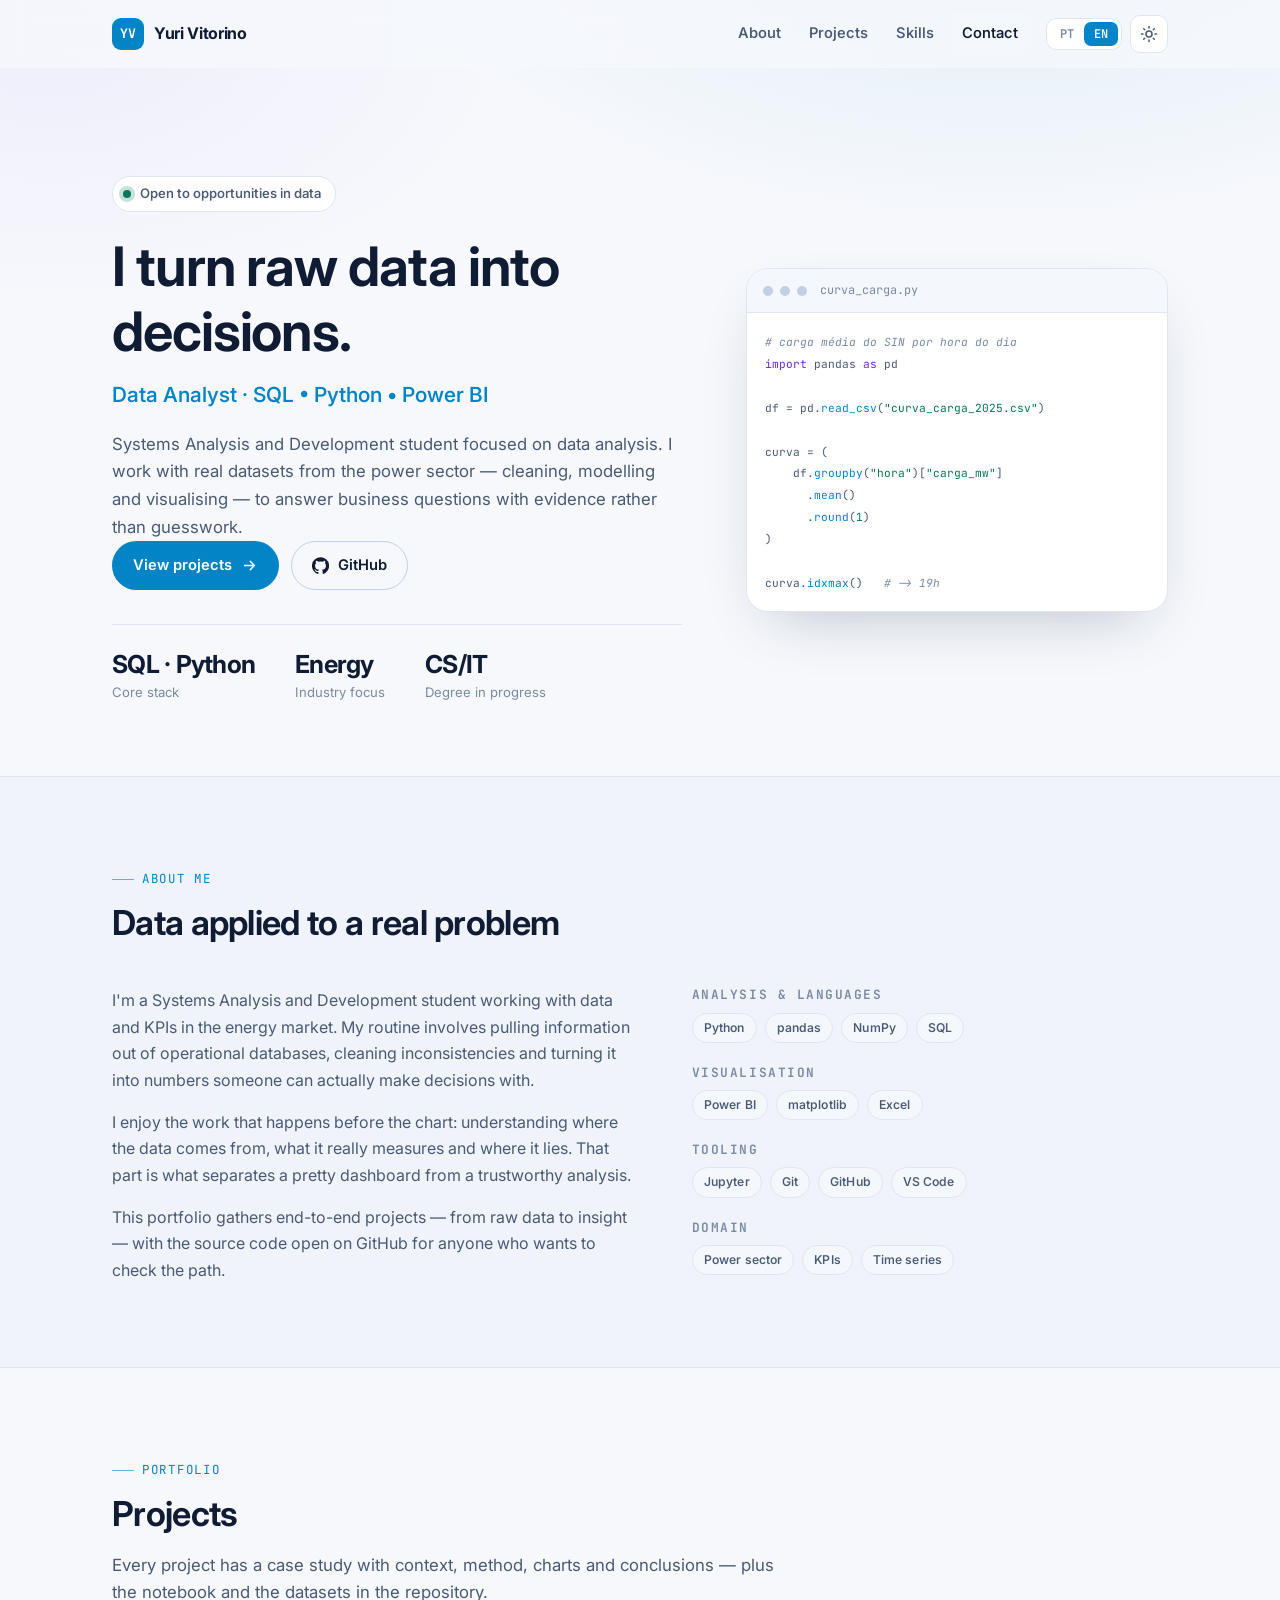
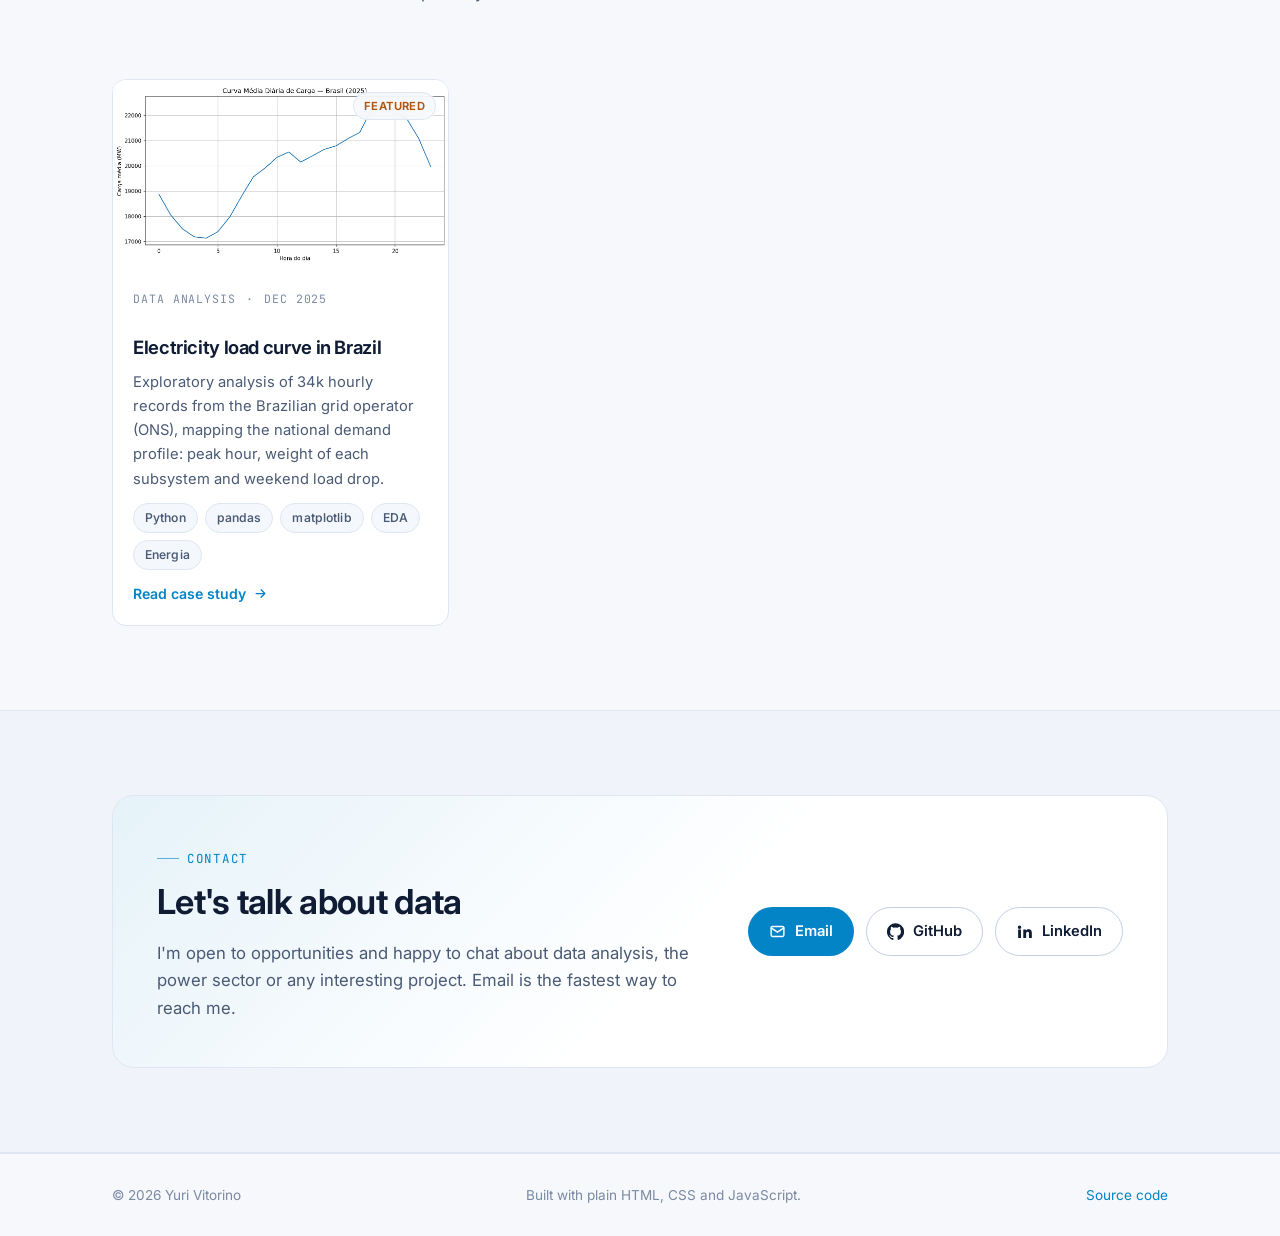
<file: index.html>
<!DOCTYPE html>
<html lang="pt-BR" data-theme="dark">
<head>
<meta charset="UTF-8">
<meta name="viewport" content="width=device-width, initial-scale=1">
<title>Yuri Vitorino — Análise de Dados</title>
<meta name="description" content="Portfólio de Yuri Vitorino: análise de dados com SQL, Python e Power BI, com projetos aplicados ao setor de energia.">
<meta name="author" content="Yuri Vitorino">

<meta property="og:type" content="website">
<meta property="og:title" content="Yuri Vitorino — Análise de Dados">
<meta property="og:description" content="Projetos de análise de dados com SQL, Python e Power BI, aplicados ao setor de energia.">
<meta property="og:url" content="https://yurifuji24.github.io/">
<meta name="twitter:card" content="summary_large_image">

<link rel="icon" href="data:image/svg+xml,<svg xmlns='http://www.w3.org/2000/svg' viewBox='0 0 32 32'><rect width='32' height='32' rx='8' fill='%2338bdf8'/><text x='16' y='22' font-family='monospace' font-size='16' font-weight='700' text-anchor='middle' fill='%2304121f'>YV</text></svg>">

<link rel="preconnect" href="https://fonts.googleapis.com">
<link rel="preconnect" href="https://fonts.gstatic.com" crossorigin>
<link rel="stylesheet" href="https://fonts.googleapis.com/css2?family=Inter:wght@400;500;600;700&family=JetBrains+Mono:wght@400;600;700&display=swap">
<link rel="stylesheet" href="assets/css/style.css">

<!-- Define o tema antes da primeira pintura, evitando o "flash" de tela clara. -->
<script>
  (function () {
    var saved = null;
    try { saved = localStorage.getItem("portfolio:theme"); } catch (e) {}
    var prefersLight = window.matchMedia && window.matchMedia("(prefers-color-scheme: light)").matches;
    document.documentElement.setAttribute("data-theme", saved || (prefersLight ? "light" : "dark"));
  })();
</script>
<script src="assets/js/i18n.js"></script>
</head>

<body>
<a class="skip-link" href="#conteudo" data-pt="Pular para o conteúdo" data-en="Skip to content">Pular para o conteúdo</a>

<header class="site-header" data-header>
  <div class="container">
    <a class="brand" href="./">
      <span class="brand__mark" aria-hidden="true">YV</span>
      <span>Yuri Vitorino</span>
    </a>

    <nav class="nav" data-nav aria-label="Menu principal">
      <a href="#sobre" data-i18n="nav.about">Sobre</a>
      <a href="#projetos" data-i18n="nav.projects">Projetos</a>
      <a href="#competencias" data-i18n="nav.skills">Competências</a>
      <a href="#contato" data-i18n="nav.contact">Contato</a>
    </nav>

    <div class="header-tools">
      <div class="lang-switch" role="group" aria-label="Idioma / Language">
        <button type="button" data-lang-btn="pt" aria-pressed="true">PT</button>
        <button type="button" data-lang-btn="en" aria-pressed="false">EN</button>
      </div>

      <button type="button" class="icon-btn" data-theme-toggle data-i18n-aria-label="nav.theme" aria-label="Alternar tema claro/escuro">
        <svg viewBox="0 0 24 24" fill="none" stroke="currentColor" stroke-width="2" stroke-linecap="round" aria-hidden="true">
          <circle cx="12" cy="12" r="4"/>
          <path d="M12 2v2M12 20v2M4.9 4.9l1.4 1.4M17.7 17.7l1.4 1.4M2 12h2M20 12h2M4.9 19.1l1.4-1.4M17.7 6.3l1.4-1.4"/>
        </svg>
      </button>

      <button type="button" class="icon-btn nav-toggle" data-nav-toggle aria-expanded="false" aria-controls="menu" data-i18n-aria-label="nav.menu" aria-label="Abrir menu">
        <svg viewBox="0 0 24 24" fill="none" stroke="currentColor" stroke-width="2" stroke-linecap="round" aria-hidden="true">
          <path d="M4 7h16M4 12h16M4 17h16"/>
        </svg>
      </button>
    </div>
  </div>
</header>

<main id="conteudo">

  <!-- ================= HERO ================= -->
  <section class="hero">
    <div class="container hero__grid">
      <div>
        <p class="status-pill">
          <span class="status-pill__dot" aria-hidden="true"></span>
          <span data-pt="Aberto a oportunidades em dados" data-en="Open to opportunities in data">Aberto a oportunidades em dados</span>
        </p>

        <h1 data-pt="Transformo dados brutos em decisões." data-en="I turn raw data into decisions.">Transformo dados brutos em decisões.</h1>

        <p class="hero__role" data-pt="Analista de Dados · SQL • Python • Power BI" data-en="Data Analyst · SQL • Python • Power BI">Analista de Dados · SQL • Python • Power BI</p>

        <div data-lang="pt">
          <p class="hero__text">
            Estudante de Análise e Desenvolvimento de Sistemas com foco em análise de dados.
            Trabalho com bases reais do setor elétrico — limpeza, modelagem e visualização —
            para responder perguntas de negócio com evidência, não com achismo.
          </p>
        </div>
        <div data-lang="en">
          <p class="hero__text">
            Systems Analysis and Development student focused on data analysis.
            I work with real datasets from the power sector — cleaning, modelling and
            visualising — to answer business questions with evidence rather than guesswork.
          </p>
        </div>

        <div class="hero__actions">
          <a class="btn btn--primary" href="#projetos">
            <span data-i18n="cta.viewProjects">Ver projetos</span>
            <svg viewBox="0 0 24 24" fill="none" stroke="currentColor" stroke-width="2" stroke-linecap="round" stroke-linejoin="round" aria-hidden="true"><path d="M5 12h14M13 6l6 6-6 6"/></svg>
          </a>
          <a class="btn btn--ghost" href="https://github.com/Yurifuji24" target="_blank" rel="noopener">
            <svg viewBox="0 0 24 24" fill="currentColor" aria-hidden="true"><path d="M12 .5a12 12 0 0 0-3.79 23.4c.6.1.82-.26.82-.58v-2.2c-3.34.72-4.04-1.42-4.04-1.42-.55-1.4-1.34-1.77-1.34-1.77-1.1-.75.08-.73.08-.73 1.21.09 1.85 1.25 1.85 1.25 1.07 1.84 2.81 1.31 3.5 1 .11-.78.42-1.31.76-1.61-2.67-.3-5.47-1.34-5.47-5.96 0-1.32.47-2.39 1.24-3.23-.12-.31-.54-1.53.12-3.18 0 0 1.01-.32 3.3 1.23a11.4 11.4 0 0 1 6.01 0c2.29-1.55 3.3-1.23 3.3-1.23.66 1.65.24 2.87.12 3.18.77.84 1.24 1.91 1.24 3.23 0 4.63-2.8 5.65-5.48 5.95.43.37.81 1.1.81 2.22v3.29c0 .32.21.69.83.57A12 12 0 0 0 12 .5Z"/></svg>
            <span data-i18n="cta.github">GitHub</span>
          </a>
        </div>

        <div class="hero__stats">
          <div class="hero__stat">
            <strong>SQL · Python</strong>
            <span data-pt="Stack principal" data-en="Core stack">Stack principal</span>
          </div>
          <div class="hero__stat">
            <strong data-pt="Energia" data-en="Energy">Energia</strong>
            <span data-pt="Setor de atuação" data-en="Industry focus">Setor de atuação</span>
          </div>
          <div class="hero__stat">
            <strong data-pt="ADS" data-en="CS/IT">ADS</strong>
            <span data-pt="Graduação em andamento" data-en="Degree in progress">Graduação em andamento</span>
          </div>
        </div>
      </div>

      <aside class="hero__aside" aria-hidden="true">
        <div class="hero__aside-bar">
          <i></i><i></i><i></i>
          <span>curva_carga.py</span>
        </div>
<pre><code><span class="c"># carga média do SIN por hora do dia</span>
<span class="k">import</span> pandas <span class="k">as</span> pd

df = pd.<span class="f">read_csv</span>(<span class="s">"curva_carga_2025.csv"</span>)

curva = (
    df.<span class="f">groupby</span>(<span class="s">"hora"</span>)[<span class="s">"carga_mw"</span>]
      .<span class="f">mean</span>()
      .<span class="f">round</span>(<span class="s">1</span>)
)

curva.<span class="f">idxmax</span>()   <span class="c"># -> 19h</span>
</code></pre>
      </aside>
    </div>
  </section>

  <!-- ================= SOBRE ================= -->
  <section class="section section--alt" id="sobre">
    <div class="container">
      <div class="section__head">
        <p class="eyebrow" data-pt="Sobre mim" data-en="About me">Sobre mim</p>
        <h2 data-pt="Dados aplicados a um problema real" data-en="Data applied to a real problem">Dados aplicados a um problema real</h2>
      </div>

      <div class="about">
        <div class="about__text">
          <div data-lang="pt">
            <p>
              Sou estudante de Análise e Desenvolvimento de Sistemas e trabalho com dados e
              indicadores no mercado de energia. Meu dia a dia envolve extrair informação de
              bases operacionais, tratar inconsistências e transformar isso em números que
              alguém consegue usar para decidir.
            </p>
            <p>
              Gosto do trabalho que começa antes do gráfico: entender de onde vem o dado,
              o que ele mede de verdade e onde ele mente. É essa parte que separa um dashboard
              bonito de uma análise confiável.
            </p>
            <p>
              Este portfólio reúne projetos completos — da base bruta ao insight — com o
              código aberto no GitHub para quem quiser conferir o caminho.
            </p>
          </div>
          <div data-lang="en">
            <p>
              I'm a Systems Analysis and Development student working with data and KPIs in the
              energy market. My routine involves pulling information out of operational
              databases, cleaning inconsistencies and turning it into numbers someone can
              actually make decisions with.
            </p>
            <p>
              I enjoy the work that happens before the chart: understanding where the data comes
              from, what it really measures and where it lies. That part is what separates a
              pretty dashboard from a trustworthy analysis.
            </p>
            <p>
              This portfolio gathers end-to-end projects — from raw data to insight — with the
              source code open on GitHub for anyone who wants to check the path.
            </p>
          </div>
        </div>

        <div id="competencias">
          <div class="skill-group">
            <h3 data-pt="Análise e linguagem" data-en="Analysis &amp; languages">Análise e linguagem</h3>
            <ul>
              <li class="tag">Python</li>
              <li class="tag">pandas</li>
              <li class="tag">NumPy</li>
              <li class="tag">SQL</li>
            </ul>
          </div>
          <div class="skill-group">
            <h3 data-pt="Visualização" data-en="Visualisation">Visualização</h3>
            <ul>
              <li class="tag">Power BI</li>
              <li class="tag">matplotlib</li>
              <li class="tag">Excel</li>
            </ul>
          </div>
          <div class="skill-group">
            <h3 data-pt="Ferramentas" data-en="Tooling">Ferramentas</h3>
            <ul>
              <li class="tag">Jupyter</li>
              <li class="tag">Git</li>
              <li class="tag">GitHub</li>
              <li class="tag">VS Code</li>
            </ul>
          </div>
          <div class="skill-group">
            <h3 data-pt="Domínio" data-en="Domain">Domínio</h3>
            <ul>
              <li class="tag" data-pt="Setor elétrico" data-en="Power sector">Setor elétrico</li>
              <li class="tag" data-pt="Indicadores" data-en="KPIs">Indicadores</li>
              <li class="tag" data-pt="Séries temporais" data-en="Time series">Séries temporais</li>
            </ul>
          </div>
        </div>
      </div>
    </div>
  </section>

  <!-- ================= PROJETOS ================= -->
  <section class="section" id="projetos">
    <div class="container">
      <div class="section__head">
        <p class="eyebrow" data-pt="Portfólio" data-en="Portfolio">Portfólio</p>
        <h2 data-pt="Projetos" data-en="Projects">Projetos</h2>
        <p class="lead" data-lang="pt">
          Cada projeto tem um estudo de caso com contexto, método, gráficos e conclusões —
          além do notebook e dos dados no repositório.
        </p>
        <p class="lead" data-lang="en">
          Every project has a case study with context, method, charts and conclusions —
          plus the notebook and the datasets in the repository.
        </p>
      </div>

      <div class="filters" data-project-filters hidden></div>

      <div class="project-grid" data-project-grid data-projects-src="data/projects.json">
        <p class="loading-state" data-pt="Carregando projetos…" data-en="Loading projects…">Carregando projetos…</p>
      </div>
    </div>
  </section>

  <!-- ================= CONTATO ================= -->
  <section class="section section--alt" id="contato">
    <div class="container">
      <div class="contact-card">
        <div>
          <p class="eyebrow" data-pt="Contato" data-en="Contact">Contato</p>
          <h2 data-pt="Vamos conversar sobre dados" data-en="Let's talk about data">Vamos conversar sobre dados</h2>
          <p class="lead" data-lang="pt">
            Estou aberto a oportunidades e a trocar ideia sobre análise de dados,
            setor elétrico ou qualquer projeto interessante. Respondo rápido por e-mail.
          </p>
          <p class="lead" data-lang="en">
            I'm open to opportunities and happy to chat about data analysis, the power
            sector or any interesting project. Email is the fastest way to reach me.
          </p>
        </div>

        <div class="contact-links">
          <a class="btn btn--primary" href="mailto:yurifuji.vitorino@gmail.com">
            <svg viewBox="0 0 24 24" fill="none" stroke="currentColor" stroke-width="2" stroke-linecap="round" stroke-linejoin="round" aria-hidden="true"><rect x="3" y="5" width="18" height="14" rx="2"/><path d="m3 7 9 6 9-6"/></svg>
            <span data-i18n="cta.email">E-mail</span>
          </a>
          <a class="btn btn--ghost" href="https://github.com/Yurifuji24" target="_blank" rel="noopener">
            <svg viewBox="0 0 24 24" fill="currentColor" aria-hidden="true"><path d="M12 .5a12 12 0 0 0-3.79 23.4c.6.1.82-.26.82-.58v-2.2c-3.34.72-4.04-1.42-4.04-1.42-.55-1.4-1.34-1.77-1.34-1.77-1.1-.75.08-.73.08-.73 1.21.09 1.85 1.25 1.85 1.25 1.07 1.84 2.81 1.31 3.5 1 .11-.78.42-1.31.76-1.61-2.67-.3-5.47-1.34-5.47-5.96 0-1.32.47-2.39 1.24-3.23-.12-.31-.54-1.53.12-3.18 0 0 1.01-.32 3.3 1.23a11.4 11.4 0 0 1 6.01 0c2.29-1.55 3.3-1.23 3.3-1.23.66 1.65.24 2.87.12 3.18.77.84 1.24 1.91 1.24 3.23 0 4.63-2.8 5.65-5.48 5.95.43.37.81 1.1.81 2.22v3.29c0 .32.21.69.83.57A12 12 0 0 0 12 .5Z"/></svg>
            <span data-i18n="cta.github">GitHub</span>
          </a>
          <a class="btn btn--ghost" href="https://www.linkedin.com/in/yuri-vitorino/" target="_blank" rel="noopener">
            <svg viewBox="0 0 24 24" fill="currentColor" aria-hidden="true"><path d="M4.98 3.5a2.5 2.5 0 1 1 0 5 2.5 2.5 0 0 1 0-5ZM3 9h4v12H3V9Zm7 0h3.8v1.7h.05c.53-.95 1.83-1.95 3.76-1.95 4.02 0 4.76 2.5 4.76 5.76V21h-4v-5.7c0-1.36-.03-3.1-1.9-3.1-1.9 0-2.2 1.47-2.2 3v5.8h-4V9Z"/></svg>
            <span data-i18n="cta.linkedin">LinkedIn</span>
          </a>
        </div>
      </div>
    </div>
  </section>

</main>

<footer class="site-footer">
  <div class="container">
    <span>© <span data-year>2025</span> Yuri Vitorino</span>
    <span data-i18n="footer.built">Feito com HTML, CSS e JavaScript puro.</span>
    <a href="https://github.com/Yurifuji24/yurifuji24.github.io" target="_blank" rel="noopener" data-i18n="footer.source">Código-fonte</a>
  </div>
</footer>

<script src="assets/js/main.js"></script>
<script src="assets/js/projects.js"></script>
</body>
</html>
</file>
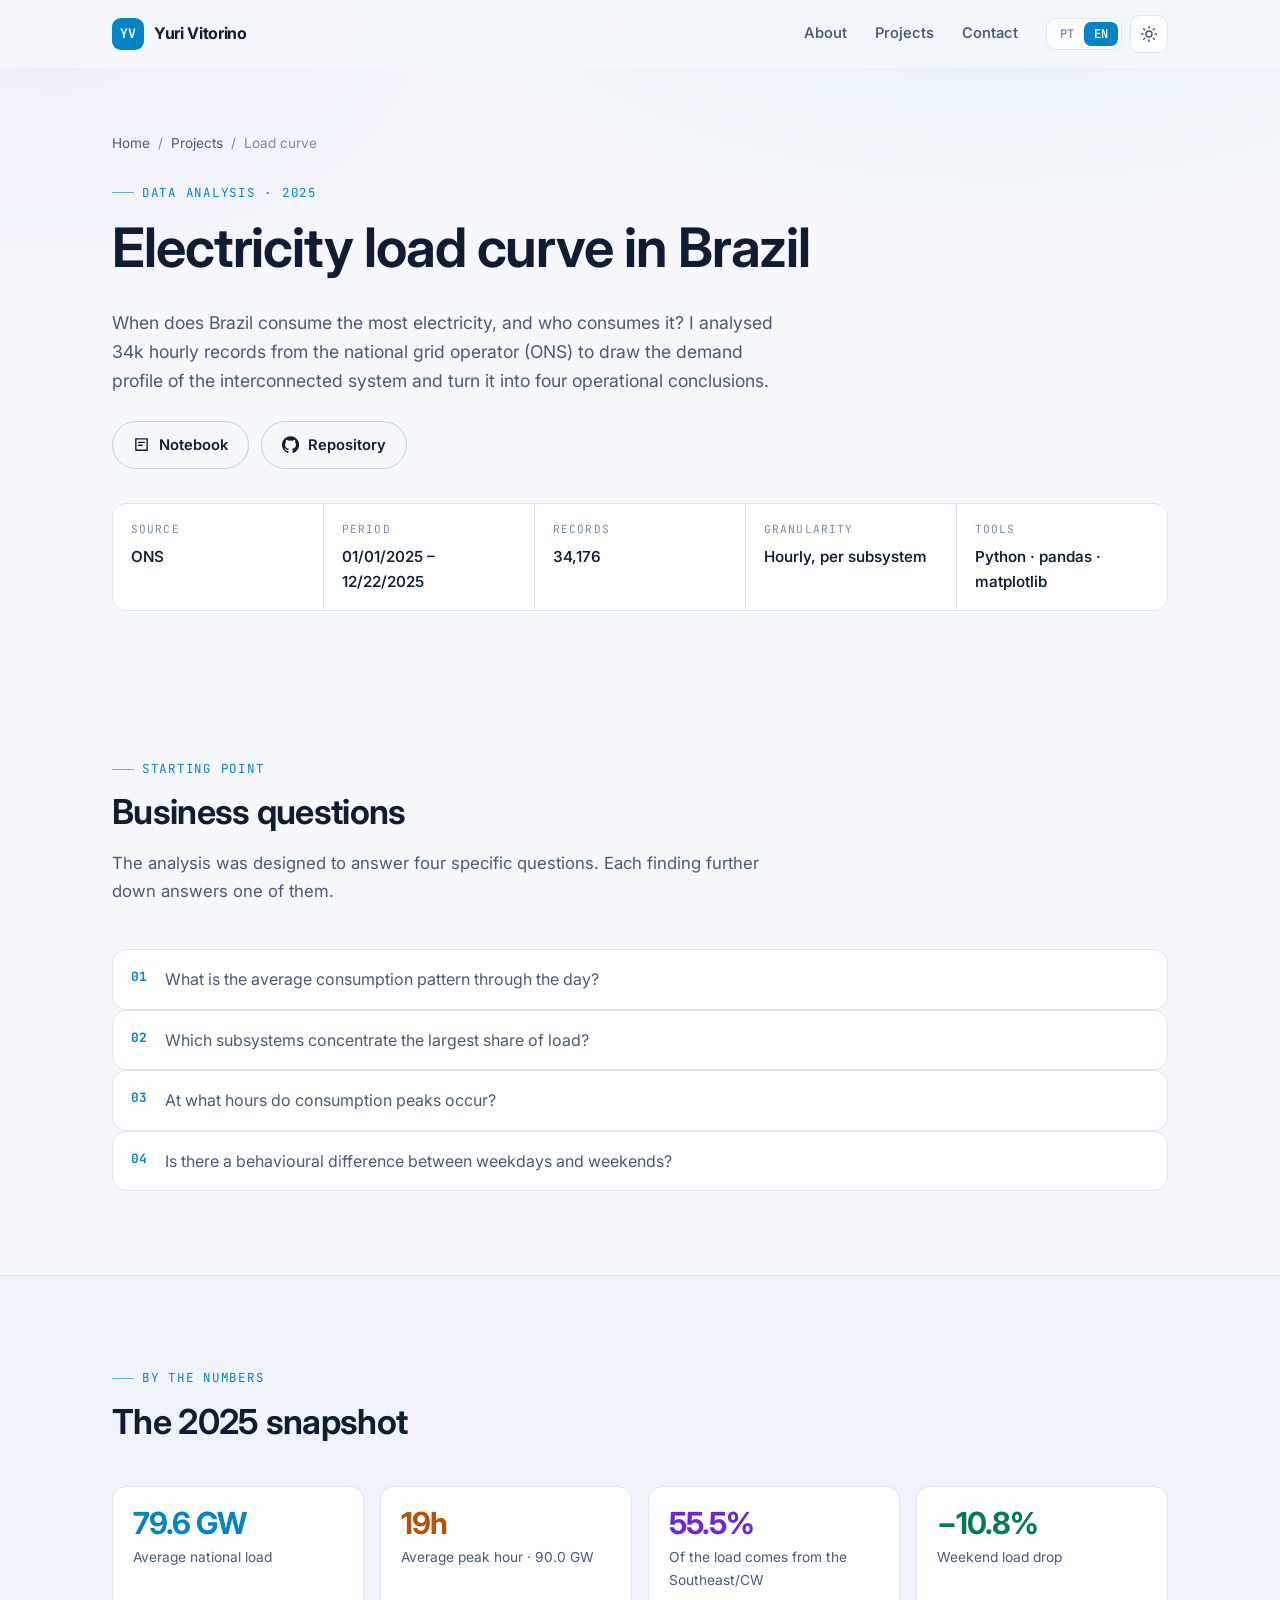
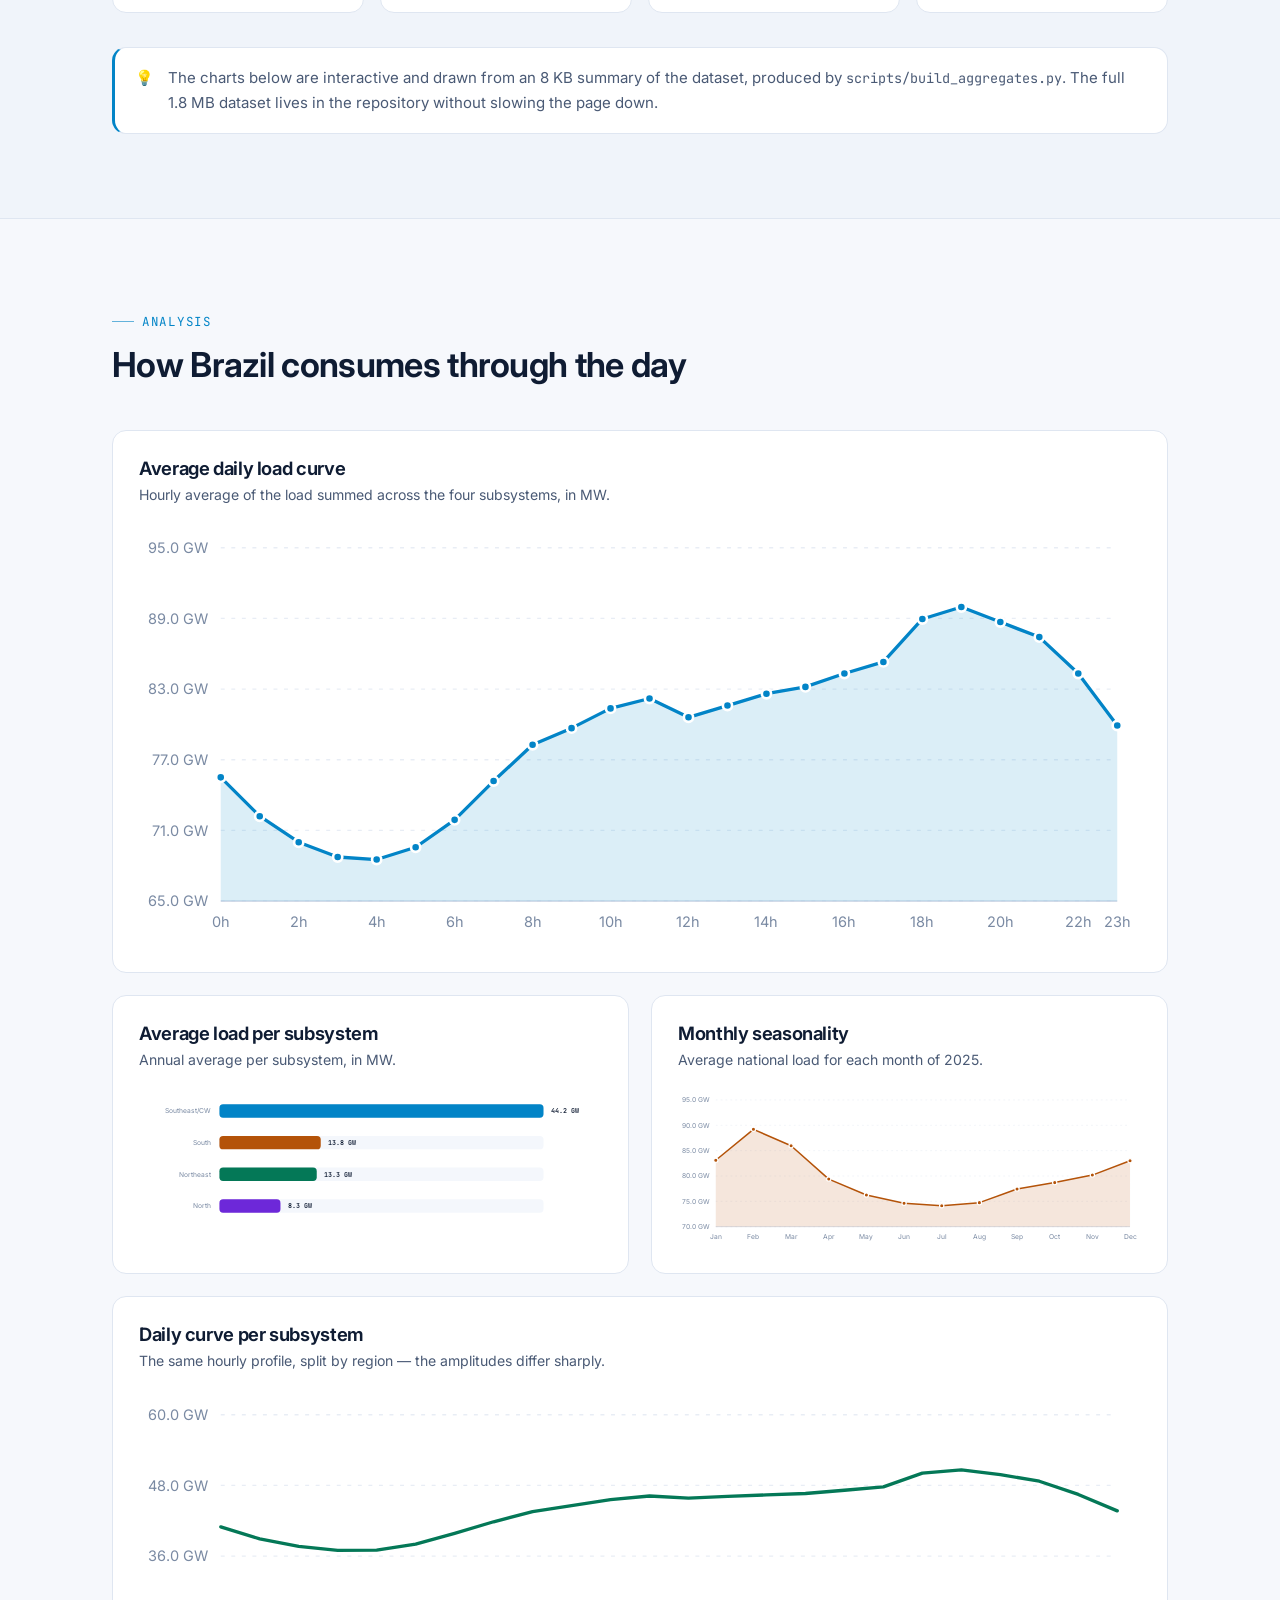
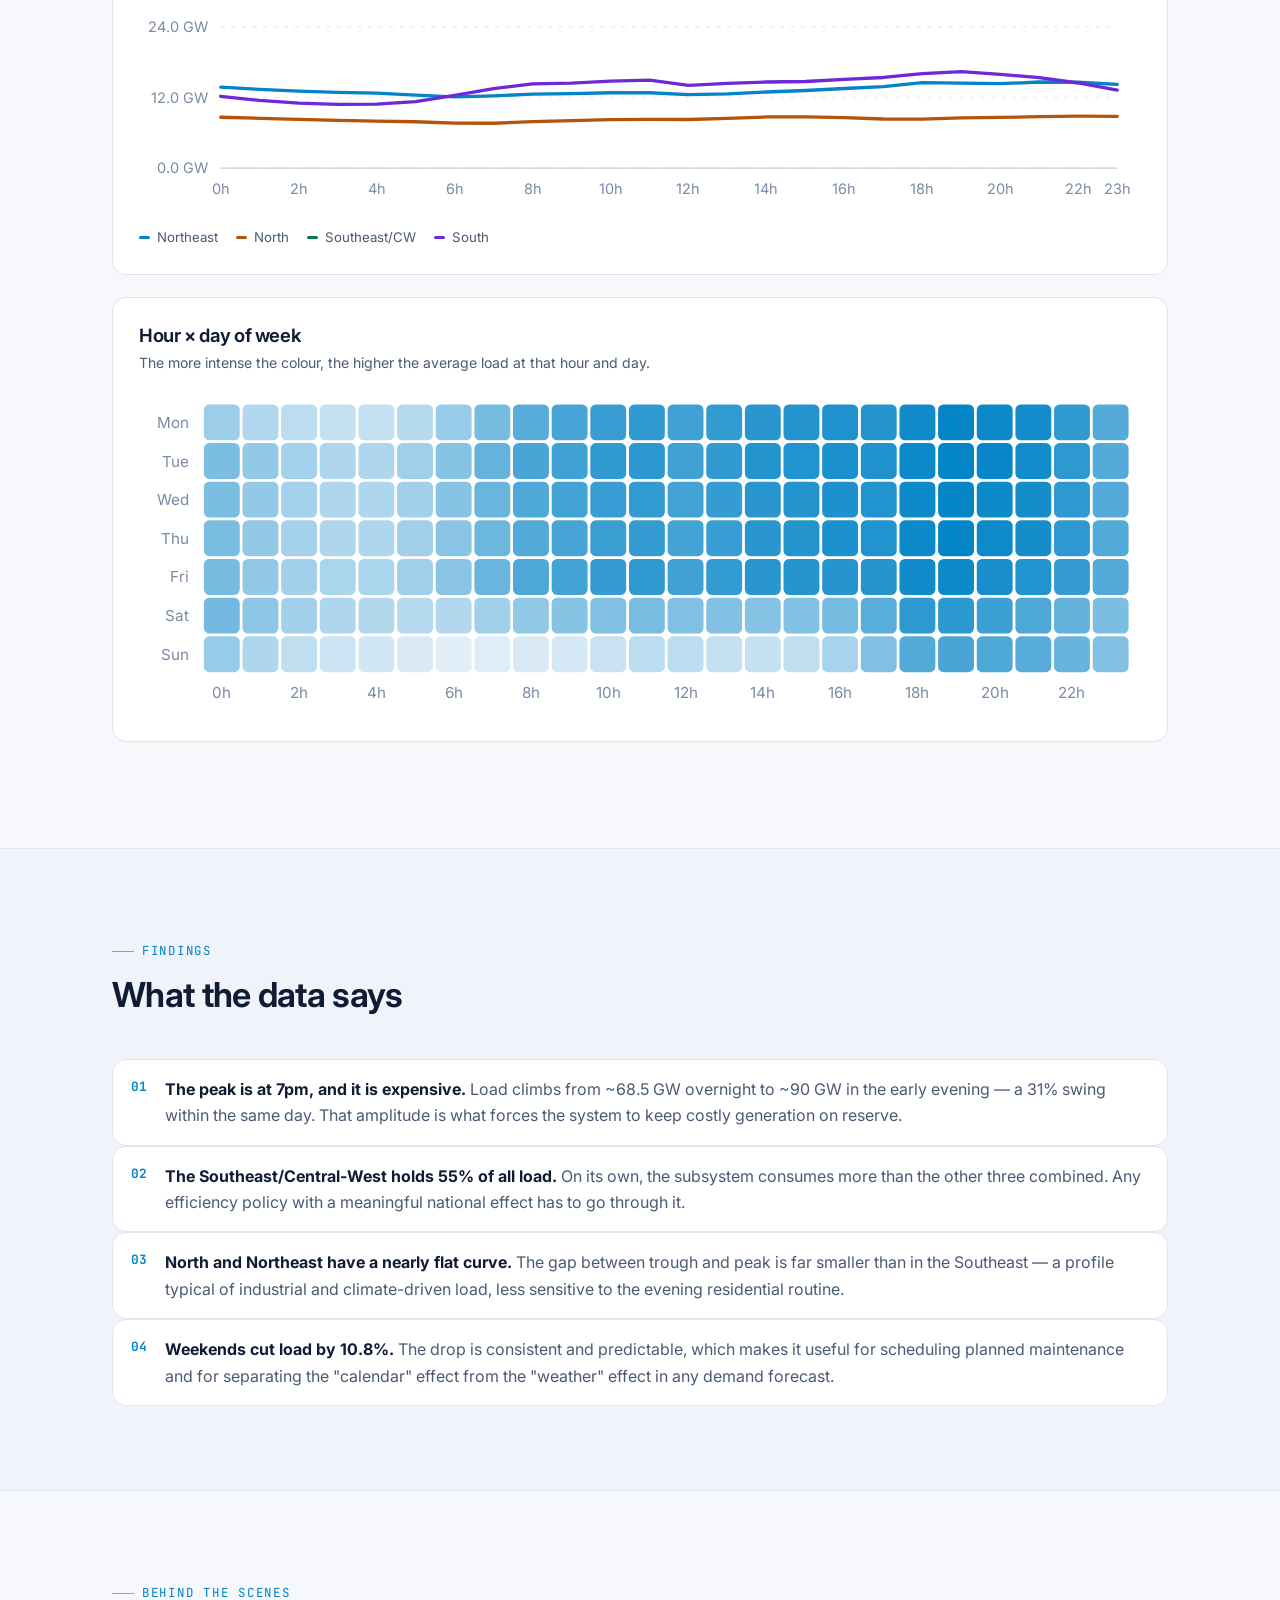
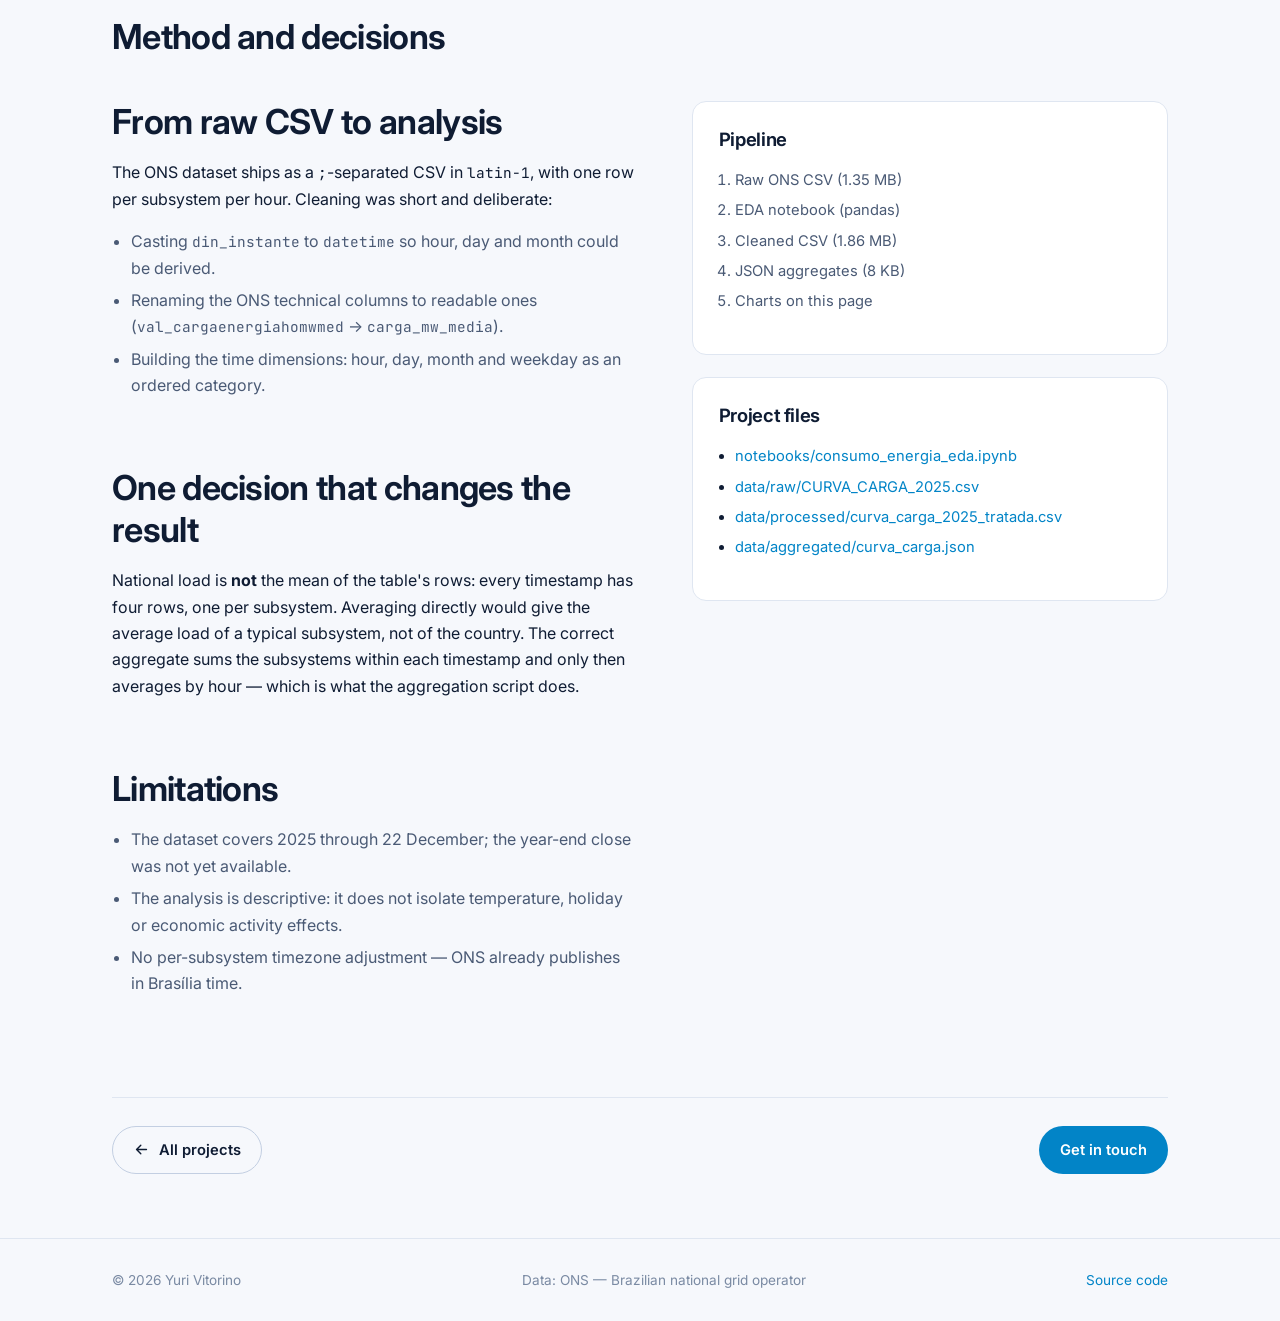
<file: projects/consumo-energia-brasil/index.html>
<!DOCTYPE html>
<html lang="pt-BR" data-theme="dark">
<head>
<meta charset="UTF-8">
<meta name="viewport" content="width=device-width, initial-scale=1">
<title>Curva de carga de energia elétrica no Brasil — Yuri Vitorino</title>
<meta name="description" content="Análise exploratória de 34 mil registros horários do ONS: perfil de consumo do Sistema Interligado Nacional, horário de pico, peso de cada subsistema e queda de carga no fim de semana.">

<meta property="og:type" content="article">
<meta property="og:title" content="Curva de carga de energia elétrica no Brasil">
<meta property="og:description" content="Análise exploratória de 34 mil registros horários do ONS sobre o consumo de energia no Brasil.">
<meta property="og:url" content="https://yurifuji24.github.io/projects/consumo-energia-brasil/">

<link rel="icon" href="data:image/svg+xml,<svg xmlns='http://www.w3.org/2000/svg' viewBox='0 0 32 32'><rect width='32' height='32' rx='8' fill='%2338bdf8'/><text x='16' y='22' font-family='monospace' font-size='16' font-weight='700' text-anchor='middle' fill='%2304121f'>YV</text></svg>">

<link rel="preconnect" href="https://fonts.googleapis.com">
<link rel="preconnect" href="https://fonts.gstatic.com" crossorigin>
<link rel="stylesheet" href="https://fonts.googleapis.com/css2?family=Inter:wght@400;500;600;700&family=JetBrains+Mono:wght@400;600;700&display=swap">
<link rel="stylesheet" href="../../assets/css/style.css">

<script>
  (function () {
    var saved = null;
    try { saved = localStorage.getItem("portfolio:theme"); } catch (e) {}
    var prefersLight = window.matchMedia && window.matchMedia("(prefers-color-scheme: light)").matches;
    document.documentElement.setAttribute("data-theme", saved || (prefersLight ? "light" : "dark"));
  })();
</script>
<script src="../../assets/js/i18n.js"></script>
</head>

<body>
<a class="skip-link" href="#conteudo" data-pt="Pular para o conteúdo" data-en="Skip to content">Pular para o conteúdo</a>

<header class="site-header" data-header>
  <div class="container">
    <a class="brand" href="../../">
      <span class="brand__mark" aria-hidden="true">YV</span>
      <span>Yuri Vitorino</span>
    </a>

    <nav class="nav" data-nav aria-label="Menu principal">
      <a href="../../#sobre" data-i18n="nav.about">Sobre</a>
      <a href="../../#projetos" data-i18n="nav.projects">Projetos</a>
      <a href="../../#contato" data-i18n="nav.contact">Contato</a>
    </nav>

    <div class="header-tools">
      <div class="lang-switch" role="group" aria-label="Idioma / Language">
        <button type="button" data-lang-btn="pt" aria-pressed="true">PT</button>
        <button type="button" data-lang-btn="en" aria-pressed="false">EN</button>
      </div>

      <button type="button" class="icon-btn" data-theme-toggle data-i18n-aria-label="nav.theme" aria-label="Alternar tema claro/escuro">
        <svg viewBox="0 0 24 24" fill="none" stroke="currentColor" stroke-width="2" stroke-linecap="round" aria-hidden="true">
          <circle cx="12" cy="12" r="4"/>
          <path d="M12 2v2M12 20v2M4.9 4.9l1.4 1.4M17.7 17.7l1.4 1.4M2 12h2M20 12h2M4.9 19.1l1.4-1.4M17.7 6.3l1.4-1.4"/>
        </svg>
      </button>

      <button type="button" class="icon-btn nav-toggle" data-nav-toggle aria-expanded="false" data-i18n-aria-label="nav.menu" aria-label="Abrir menu">
        <svg viewBox="0 0 24 24" fill="none" stroke="currentColor" stroke-width="2" stroke-linecap="round" aria-hidden="true">
          <path d="M4 7h16M4 12h16M4 17h16"/>
        </svg>
      </button>
    </div>
  </div>
</header>

<main id="conteudo">

  <!-- ================= CAPA DO CASE ================= -->
  <section class="case-hero">
    <div class="container">
      <nav class="breadcrumb" aria-label="Breadcrumb">
        <a href="../../" data-i18n="nav.home">Início</a>
        <span aria-hidden="true">/</span>
        <a href="../../#projetos" data-i18n="nav.projects">Projetos</a>
        <span aria-hidden="true">/</span>
        <span data-pt="Curva de carga" data-en="Load curve">Curva de carga</span>
      </nav>

      <p class="eyebrow" data-pt="Análise de dados · 2025" data-en="Data analysis · 2025">Análise de dados · 2025</p>
      <h1 data-pt="Curva de carga de energia elétrica no Brasil"
          data-en="Electricity load curve in Brazil">Curva de carga de energia elétrica no Brasil</h1>

      <p class="lead" data-lang="pt">
        Quando o Brasil consome mais energia, e quem consome? Analisei 34 mil registros
        horários do ONS para desenhar o perfil de demanda do Sistema Interligado Nacional
        e transformar isso em quatro conclusões operacionais.
      </p>
      <p class="lead" data-lang="en">
        When does Brazil consume the most electricity, and who consumes it? I analysed 34k
        hourly records from the national grid operator (ONS) to draw the demand profile of
        the interconnected system and turn it into four operational conclusions.
      </p>

      <div class="hero__actions">
        <a class="btn btn--ghost" href="notebooks/consumo_energia_eda.ipynb">
          <svg viewBox="0 0 24 24" fill="none" stroke="currentColor" stroke-width="2" stroke-linecap="round" stroke-linejoin="round" aria-hidden="true"><path d="M4 4h16v16H4z"/><path d="M8 9h8M8 13h5"/></svg>
          <span data-i18n="cta.notebook">Notebook</span>
        </a>
        <a class="btn btn--ghost" href="https://github.com/Yurifuji24/yurifuji24.github.io/tree/main/projects/consumo-energia-brasil" target="_blank" rel="noopener">
          <svg viewBox="0 0 24 24" fill="currentColor" aria-hidden="true"><path d="M12 .5a12 12 0 0 0-3.79 23.4c.6.1.82-.26.82-.58v-2.2c-3.34.72-4.04-1.42-4.04-1.42-.55-1.4-1.34-1.77-1.34-1.77-1.1-.75.08-.73.08-.73 1.21.09 1.85 1.25 1.85 1.25 1.07 1.84 2.81 1.31 3.5 1 .11-.78.42-1.31.76-1.61-2.67-.3-5.47-1.34-5.47-5.96 0-1.32.47-2.39 1.24-3.23-.12-.31-.54-1.53.12-3.18 0 0 1.01-.32 3.3 1.23a11.4 11.4 0 0 1 6.01 0c2.29-1.55 3.3-1.23 3.3-1.23.66 1.65.24 2.87.12 3.18.77.84 1.24 1.91 1.24 3.23 0 4.63-2.8 5.65-5.48 5.95.43.37.81 1.1.81 2.22v3.29c0 .32.21.69.83.57A12 12 0 0 0 12 .5Z"/></svg>
          <span data-i18n="cta.repo">Repositório</span>
        </a>
      </div>

      <dl class="case-facts">
        <div class="case-fact">
          <dt data-pt="Fonte" data-en="Source">Fonte</dt>
          <dd>ONS</dd>
        </div>
        <div class="case-fact">
          <dt data-pt="Período" data-en="Period">Período</dt>
          <dd data-fact="periodo">—</dd>
        </div>
        <div class="case-fact">
          <dt data-pt="Registros" data-en="Records">Registros</dt>
          <dd data-fact="registros">—</dd>
        </div>
        <div class="case-fact">
          <dt data-pt="Granularidade" data-en="Granularity">Granularidade</dt>
          <dd data-pt="Horária, por subsistema" data-en="Hourly, per subsystem">Horária, por subsistema</dd>
        </div>
        <div class="case-fact">
          <dt data-pt="Ferramentas" data-en="Tools">Ferramentas</dt>
          <dd>Python · pandas · matplotlib</dd>
        </div>
      </dl>
    </div>
  </section>

  <!-- ================= PERGUNTAS ================= -->
  <section class="section" id="perguntas">
    <div class="container">
      <div class="section__head">
        <p class="eyebrow" data-pt="Ponto de partida" data-en="Starting point">Ponto de partida</p>
        <h2 data-pt="Perguntas de negócio" data-en="Business questions">Perguntas de negócio</h2>
        <p class="lead" data-lang="pt">
          A análise foi desenhada para responder quatro perguntas específicas.
          Cada conclusão mais adiante responde a uma delas.
        </p>
        <p class="lead" data-lang="en">
          The analysis was designed to answer four specific questions.
          Each finding further down answers one of them.
        </p>
      </div>

      <ol class="insight-list" data-lang="pt">
        <li>Qual é o padrão médio de consumo ao longo do dia?</li>
        <li>Quais subsistemas concentram a maior carga elétrica?</li>
        <li>Em quais horários ocorrem os picos de consumo?</li>
        <li>Há diferença de comportamento entre dias úteis e fins de semana?</li>
      </ol>

      <ol class="insight-list" data-lang="en">
        <li>What is the average consumption pattern through the day?</li>
        <li>Which subsystems concentrate the largest share of load?</li>
        <li>At what hours do consumption peaks occur?</li>
        <li>Is there a behavioural difference between weekdays and weekends?</li>
      </ol>
    </div>
  </section>

  <!-- ================= NÚMEROS ================= -->
  <section class="section section--alt" id="numeros">
    <div class="container">
      <div class="section__head">
        <p class="eyebrow" data-pt="Em números" data-en="By the numbers">Em números</p>
        <h2 data-pt="O retrato de 2025" data-en="The 2025 snapshot">O retrato de 2025</h2>
      </div>

      <div class="kpi-grid" data-kpis>
        <div class="kpi kpi--accent">
          <p class="kpi__value" data-kpi="carga_media">—</p>
          <p class="kpi__label" data-pt="Carga média do SIN" data-en="Average national load">Carga média do SIN</p>
        </div>
        <div class="kpi kpi--amber">
          <p class="kpi__value" data-kpi="hora_pico">—</p>
          <p class="kpi__label" data-kpi-label="hora_pico" data-pt="Horário de pico médio" data-en="Average peak hour">Horário de pico médio</p>
        </div>
        <div class="kpi kpi--violet">
          <p class="kpi__value" data-kpi="share">—</p>
          <p class="kpi__label" data-pt="Da carga vem do Sudeste/CO" data-en="Of the load comes from the Southeast/CW">Da carga vem do Sudeste/CO</p>
        </div>
        <div class="kpi kpi--green">
          <p class="kpi__value" data-kpi="fds">—</p>
          <p class="kpi__label" data-pt="Queda de carga no fim de semana" data-en="Weekend load drop">Queda de carga no fim de semana</p>
        </div>
      </div>

      <div class="callout">
        <span aria-hidden="true">💡</span>
        <span data-lang="pt">
          Os gráficos abaixo são interativos e desenhados a partir de um resumo do dataset
          (8&nbsp;KB), gerado pelo script <code>scripts/build_aggregates.py</code>. A base
          completa de 1,8&nbsp;MB fica no repositório, sem pesar no carregamento da página.
        </span>
        <span data-lang="en">
          The charts below are interactive and drawn from an 8&nbsp;KB summary of the dataset,
          produced by <code>scripts/build_aggregates.py</code>. The full 1.8&nbsp;MB dataset
          lives in the repository without slowing the page down.
        </span>
      </div>
    </div>
  </section>

  <!-- ================= GRÁFICOS ================= -->
  <section class="section" id="analise">
    <div class="container">
      <div class="section__head">
        <p class="eyebrow" data-pt="Análise" data-en="Analysis">Análise</p>
        <h2 data-pt="Como o Brasil consome ao longo do dia" data-en="How Brazil consumes through the day">Como o Brasil consome ao longo do dia</h2>
      </div>

      <div class="chart-card">
        <div class="chart-card__head">
          <h3 data-pt="Curva média diária do SIN" data-en="Average daily load curve">Curva média diária do SIN</h3>
          <p data-pt="Média horária da carga somada dos quatro subsistemas, em MW."
             data-en="Hourly average of the load summed across the four subsystems, in MW.">Média horária da carga somada dos quatro subsistemas, em MW.</p>
        </div>
        <div class="chart-frame" data-chart="curva-sin"></div>
      </div>

      <div class="chart-grid-2">
        <div class="chart-card">
          <div class="chart-card__head">
            <h3 data-pt="Carga média por subsistema" data-en="Average load per subsystem">Carga média por subsistema</h3>
            <p data-pt="Média anual de cada subsistema, em MW."
               data-en="Annual average per subsystem, in MW.">Média anual de cada subsistema, em MW.</p>
          </div>
          <div class="chart-frame" data-chart="subsistemas"></div>
        </div>

        <div class="chart-card">
          <div class="chart-card__head">
            <h3 data-pt="Sazonalidade mensal" data-en="Monthly seasonality">Sazonalidade mensal</h3>
            <p data-pt="Carga média do SIN em cada mês de 2025."
               data-en="Average national load for each month of 2025.">Carga média do SIN em cada mês de 2025.</p>
          </div>
          <div class="chart-frame" data-chart="mensal"></div>
        </div>
      </div>

      <div class="chart-card">
        <div class="chart-card__head">
          <h3 data-pt="Curva diária por subsistema" data-en="Daily curve per subsystem">Curva diária por subsistema</h3>
          <p data-pt="O mesmo perfil horário, separado por região — as amplitudes são bem diferentes."
             data-en="The same hourly profile, split by region — the amplitudes differ sharply.">O mesmo perfil horário, separado por região — as amplitudes são bem diferentes.</p>
        </div>
        <div class="chart-frame" data-chart="curva-subsistemas"></div>
        <div class="chart-legend" data-legend="curva-subsistemas"></div>
      </div>

      <div class="chart-card">
        <div class="chart-card__head">
          <h3 data-pt="Hora × dia da semana" data-en="Hour × day of week">Hora × dia da semana</h3>
          <p data-pt="Quanto mais intensa a cor, maior a carga média naquela hora e naquele dia."
             data-en="The more intense the colour, the higher the average load at that hour and day.">Quanto mais intensa a cor, maior a carga média naquela hora e naquele dia.</p>
        </div>
        <div class="chart-frame" data-chart="heatmap"></div>
      </div>
    </div>
  </section>

  <!-- ================= INSIGHTS ================= -->
  <section class="section section--alt" id="conclusoes">
    <div class="container">
      <div class="section__head">
        <p class="eyebrow" data-pt="Conclusões" data-en="Findings">Conclusões</p>
        <h2 data-pt="O que os dados dizem" data-en="What the data says">O que os dados dizem</h2>
      </div>

      <ol class="insight-list" data-lang="pt">
        <li>
          <strong>O pico é às 19h e custa caro.</strong> A carga sobe de ~68,5&nbsp;GW na
          madrugada para ~90&nbsp;GW no início da noite — uma variação de 31% dentro do mesmo
          dia. É essa amplitude que obriga o sistema a manter geração cara em reserva.
        </li>
        <li>
          <strong>Sudeste/CO concentra 55% de toda a carga.</strong> Sozinho, o subsistema
          consome mais que os outros três somados. Qualquer política de eficiência com efeito
          relevante no SIN passa obrigatoriamente por ele.
        </li>
        <li>
          <strong>Norte e Nordeste têm curva quase plana.</strong> A diferença entre o vale e o
          pico é bem menor que no Sudeste/CO — perfil típico de carga industrial e de clima,
          menos sensível à rotina residencial noturna.
        </li>
        <li>
          <strong>O fim de semana derruba a carga em 10,8%.</strong> A queda é consistente e
          previsível, o que a torna útil para planejar manutenção programada e para separar
          o efeito "calendário" do efeito "clima" em qualquer previsão de demanda.
        </li>
      </ol>

      <ol class="insight-list" data-lang="en">
        <li>
          <strong>The peak is at 7pm, and it is expensive.</strong> Load climbs from ~68.5&nbsp;GW
          overnight to ~90&nbsp;GW in the early evening — a 31% swing within the same day. That
          amplitude is what forces the system to keep costly generation on reserve.
        </li>
        <li>
          <strong>The Southeast/Central-West holds 55% of all load.</strong> On its own, the
          subsystem consumes more than the other three combined. Any efficiency policy with a
          meaningful national effect has to go through it.
        </li>
        <li>
          <strong>North and Northeast have a nearly flat curve.</strong> The gap between trough
          and peak is far smaller than in the Southeast — a profile typical of industrial and
          climate-driven load, less sensitive to the evening residential routine.
        </li>
        <li>
          <strong>Weekends cut load by 10.8%.</strong> The drop is consistent and predictable,
          which makes it useful for scheduling planned maintenance and for separating the
          "calendar" effect from the "weather" effect in any demand forecast.
        </li>
      </ol>
    </div>
  </section>

  <!-- ================= MÉTODO ================= -->
  <section class="section" id="metodo">
    <div class="container">
      <div class="section__head">
        <p class="eyebrow" data-pt="Bastidores" data-en="Behind the scenes">Bastidores</p>
        <h2 data-pt="Método e decisões" data-en="Method and decisions">Método e decisões</h2>
      </div>

      <div class="about">
        <div class="prose" data-lang="pt">
          <h2>Do CSV bruto à análise</h2>
          <p>
            A base do ONS vem em CSV com separador <code>;</code> e codificação
            <code>latin-1</code>, com uma linha por subsistema por hora. O tratamento foi curto
            e deliberado:
          </p>
          <ul>
            <li>Conversão de <code>din_instante</code> para <code>datetime</code>, para poder derivar hora, dia e mês.</li>
            <li>Renomeação das colunas técnicas do ONS para nomes legíveis (<code>val_cargaenergiahomwmed</code> → <code>carga_mw_media</code>).</li>
            <li>Criação das dimensões de tempo: hora, dia, mês e dia da semana ordenado como categoria.</li>
          </ul>

          <h2>Uma decisão que muda o resultado</h2>
          <p>
            A carga do SIN <strong>não</strong> é a média das linhas da tabela: cada instante
            tem quatro linhas, uma por subsistema. Tirar a média direto daria a carga média de
            um subsistema típico, não a do país. O agregado correto é somar os subsistemas
            dentro de cada instante e só então tirar a média por hora — é o que o script de
            agregação faz.
          </p>

          <h2>Limitações</h2>
          <ul>
            <li>A base cobre 2025 até 22 de dezembro; o fechamento do ano ainda não estava disponível.</li>
            <li>A análise é descritiva: não separa efeito de temperatura, feriado ou atividade econômica.</li>
            <li>Sem ajuste de fuso horário por subsistema — o ONS já publica em horário de Brasília.</li>
          </ul>
        </div>

        <div class="prose" data-lang="en">
          <h2>From raw CSV to analysis</h2>
          <p>
            The ONS dataset ships as a <code>;</code>-separated CSV in <code>latin-1</code>,
            with one row per subsystem per hour. Cleaning was short and deliberate:
          </p>
          <ul>
            <li>Casting <code>din_instante</code> to <code>datetime</code> so hour, day and month could be derived.</li>
            <li>Renaming the ONS technical columns to readable ones (<code>val_cargaenergiahomwmed</code> → <code>carga_mw_media</code>).</li>
            <li>Building the time dimensions: hour, day, month and weekday as an ordered category.</li>
          </ul>

          <h2>One decision that changes the result</h2>
          <p>
            National load is <strong>not</strong> the mean of the table's rows: every timestamp
            has four rows, one per subsystem. Averaging directly would give the average load of
            a typical subsystem, not of the country. The correct aggregate sums the subsystems
            within each timestamp and only then averages by hour — which is what the
            aggregation script does.
          </p>

          <h2>Limitations</h2>
          <ul>
            <li>The dataset covers 2025 through 22 December; the year-end close was not yet available.</li>
            <li>The analysis is descriptive: it does not isolate temperature, holiday or economic activity effects.</li>
            <li>No per-subsystem timezone adjustment — ONS already publishes in Brasília time.</li>
          </ul>
        </div>

        <div>
          <div class="chart-card">
            <div class="chart-card__head">
              <h3 data-pt="Pipeline" data-en="Pipeline">Pipeline</h3>
            </div>
            <ol class="prose" style="padding-left:1.1em;color:var(--text-muted);font-size:0.92rem">
              <li data-pt="CSV bruto do ONS (1,35 MB)" data-en="Raw ONS CSV (1.35 MB)">CSV bruto do ONS (1,35 MB)</li>
              <li data-pt="Notebook de EDA (pandas)" data-en="EDA notebook (pandas)">Notebook de EDA (pandas)</li>
              <li data-pt="CSV tratado (1,86 MB)" data-en="Cleaned CSV (1.86 MB)">CSV tratado (1,86 MB)</li>
              <li data-pt="Agregados JSON (8 KB)" data-en="JSON aggregates (8 KB)">Agregados JSON (8 KB)</li>
              <li data-pt="Gráficos desta página" data-en="Charts on this page">Gráficos desta página</li>
            </ol>
          </div>

          <div class="chart-card">
            <div class="chart-card__head">
              <h3 data-pt="Arquivos do projeto" data-en="Project files">Arquivos do projeto</h3>
            </div>
            <ul class="prose" style="padding-left:1.1em;font-size:0.92rem">
              <li><a href="notebooks/consumo_energia_eda.ipynb">notebooks/consumo_energia_eda.ipynb</a></li>
              <li><a href="data/raw/CURVA_CARGA_2025.csv">data/raw/CURVA_CARGA_2025.csv</a></li>
              <li><a href="data/processed/curva_carga_2025_tratada.csv">data/processed/curva_carga_2025_tratada.csv</a></li>
              <li><a href="data/aggregated/curva_carga.json">data/aggregated/curva_carga.json</a></li>
            </ul>
          </div>
        </div>
      </div>
    </div>
  </section>

  <div class="container">
    <nav class="case-nav">
      <a class="btn btn--ghost" href="../../#projetos">
        <svg viewBox="0 0 24 24" fill="none" stroke="currentColor" stroke-width="2" stroke-linecap="round" stroke-linejoin="round" aria-hidden="true"><path d="M19 12H5M11 18l-6-6 6-6"/></svg>
        <span data-i18n="cta.allProjects">Todos os projetos</span>
      </a>
      <a class="btn btn--primary" href="../../#contato">
        <span data-pt="Falar comigo" data-en="Get in touch">Falar comigo</span>
      </a>
    </nav>
  </div>

</main>

<footer class="site-footer">
  <div class="container">
    <span>© <span data-year>2025</span> Yuri Vitorino</span>
    <span data-pt="Dados: ONS — Operador Nacional do Sistema Elétrico"
          data-en="Data: ONS — Brazilian national grid operator">Dados: ONS — Operador Nacional do Sistema Elétrico</span>
    <a href="https://github.com/Yurifuji24/yurifuji24.github.io" target="_blank" rel="noopener" data-i18n="footer.source">Código-fonte</a>
  </div>
</footer>

<script src="../../assets/js/main.js"></script>
<script src="../../assets/js/charts.js"></script>
<script>
/* Liga o JSON de agregados aos KPIs e aos gráficos desta página. */
(function () {
  "use strict";

  var SUB_LABELS = {
    SUDESTE: { pt: "Sudeste/CO", en: "Southeast/CW" },
    SUL: { pt: "Sul", en: "South" },
    NORDESTE: { pt: "Nordeste", en: "Northeast" },
    NORTE: { pt: "Norte", en: "North" },
  };

  var data = null;

  function locale() {
    return window.i18n.lang === "pt" ? "pt-BR" : "en-US";
  }

  function num(value, digits) {
    return Number(value).toLocaleString(locale(), {
      minimumFractionDigits: digits || 0,
      maximumFractionDigits: digits || 0,
    });
  }

  function subLabel(name) {
    var entry = SUB_LABELS[name];
    return entry ? entry[window.i18n.lang] : name;
  }

  function formatMW(value) {
    return num(value) + " MW";
  }

  function formatGW(value) {
    return num(value / 1000, 1) + " GW";
  }

  function fill(selector, text) {
    var node = document.querySelector(selector);
    if (node) node.textContent = text;
  }

  function renderFacts() {
    var meta = data.meta;
    var start = meta.periodo.inicio.split("-");
    var end = meta.periodo.fim.split("-");
    var pt = window.i18n.lang === "pt";
    fill(
      '[data-fact="periodo"]',
      pt
        ? start[2] + "/" + start[1] + "/" + start[0] + " – " + end[2] + "/" + end[1] + "/" + end[0]
        : start[1] + "/" + start[2] + "/" + start[0] + " – " + end[1] + "/" + end[2] + "/" + end[0]
    );
    fill('[data-fact="registros"]', num(meta.registros));
  }

  function renderKpis() {
    var k = data.kpis;
    fill('[data-kpi="carga_media"]', formatGW(k.carga_media_sin));
    fill('[data-kpi="hora_pico"]', k.hora_pico + "h");
    fill('[data-kpi="share"]', num(k.share_sudeste_pct, 1) + "%");
    fill('[data-kpi="fds"]', "−" + num(k.queda_fim_semana_pct, 1) + "%");

    var peakLabel = document.querySelector('[data-kpi-label="hora_pico"]');
    if (peakLabel) {
      peakLabel.textContent =
        (window.i18n.lang === "pt" ? "Horário de pico médio · " : "Average peak hour · ") +
        formatGW(k.pico_medio);
    }
  }

  function renderCharts() {
    var horas = data.curva_sin.horas.map(function (h) {
      return h + "h";
    });

    Charts.line(document.querySelector('[data-chart="curva-sin"]'), {
      labels: horas,
      series: [{ name: "SIN", values: data.curva_sin.carga_mw }],
      formatValue: formatGW,
      labelEvery: 2,
      ariaLabel:
        window.i18n.lang === "pt"
          ? "Curva média diária de carga do SIN, com pico às " + data.kpis.hora_pico + " horas"
          : "Average daily load curve, peaking at " + data.kpis.hora_pico + ":00",
    });

    Charts.bars(document.querySelector('[data-chart="subsistemas"]'), {
      items: data.media_por_subsistema.map(function (item) {
        return { label: subLabel(item.nome), value: item.carga_mw };
      }),
      formatValue: formatGW,
    });

    var meses = data.sazonalidade_mensal[window.i18n.lang === "pt" ? "meses_pt" : "meses_en"];
    Charts.line(document.querySelector('[data-chart="mensal"]'), {
      labels: meses,
      series: [{ name: "SIN", values: data.sazonalidade_mensal.carga_mw, color: "var(--amber)" }],
      formatValue: formatGW,
      labelEvery: 1,
      height: 260,
    });

    var series = data.curva_por_subsistema.series.map(function (item) {
      return { name: subLabel(item.nome), values: item.carga_mw };
    });
    Charts.line(document.querySelector('[data-chart="curva-subsistemas"]'), {
      labels: horas,
      series: series,
      formatValue: formatGW,
      labelEvery: 2,
      area: false,
    });

    var legend = document.querySelector('[data-legend="curva-subsistemas"]');
    if (legend) {
      legend.innerHTML = series
        .map(function (item, index) {
          var color = Charts.palette[index % Charts.palette.length];
          return (
            '<span><i style="background:' + color + '"></i>' + item.name + "</span>"
          );
        })
        .join("");
    }

    var heat = data.heatmap_semana;
    Charts.heatmap(document.querySelector('[data-chart="heatmap"]'), {
      rows: heat[window.i18n.lang === "pt" ? "dias_pt" : "dias_en"],
      cols: heat.horas.map(function (h) {
        return h + "h";
      }),
      values: heat.valores,
      formatValue: formatGW,
    });
  }

  function renderAll() {
    if (!data) return;
    renderFacts();
    renderKpis();
    renderCharts();
  }

  document.addEventListener("langchange", renderAll);

  fetch("data/aggregated/curva_carga.json", { cache: "no-cache" })
    .then(function (response) {
      if (!response.ok) throw new Error("HTTP " + response.status);
      return response.json();
    })
    .then(function (payload) {
      data = payload;
      renderAll();
    })
    .catch(function (error) {
      console.error("[case] não foi possível carregar os agregados", error);
      document.querySelectorAll(".chart-frame").forEach(function (frame) {
        frame.innerHTML =
          '<p class="empty-state">' +
          (window.i18n.lang === "pt"
            ? "Gráficos indisponíveis: rode o site em um servidor local (python -m http.server)."
            : "Charts unavailable: serve the site locally (python -m http.server).") +
          "</p>";
      });
    });
})();
</script>
</body>
</html>
</file>
<file: assets/css/style.css>
/* =========================================================================
   Yuri Vitorino — portfólio
   Design system: tokens, layout, componentes.
   Tema escuro por padrão; `data-theme="light"` no <html> troca a paleta.
   ========================================================================= */

/* --- 1. Tokens ---------------------------------------------------------- */

:root {
  /* Paleta escura (padrão) */
  --bg: #0b1120;
  --bg-soft: #0f172a;
  --surface: #111c33;
  --surface-2: #16243f;
  --border: #22314f;
  --border-strong: #2f4468;

  --text: #e8eefb;
  --text-muted: #93a3c0;
  --text-faint: #64748b;

  --accent: #38bdf8;
  --accent-strong: #0ea5e9;
  --accent-contrast: #04121f;
  --accent-soft: rgba(56, 189, 248, 0.12);

  --amber: #fbbf24;
  --green: #34d399;
  --violet: #a78bfa;
  --rose: #fb7185;

  --shadow-sm: 0 1px 2px rgba(2, 6, 23, 0.4);
  --shadow-md: 0 10px 30px -12px rgba(2, 6, 23, 0.7);
  --shadow-lg: 0 24px 60px -24px rgba(2, 6, 23, 0.85);

  /* Escala tipográfica e espaçamento */
  --font-sans: "Inter", ui-sans-serif, system-ui, -apple-system, "Segoe UI",
    Roboto, Helvetica, Arial, sans-serif;
  --font-mono: "JetBrains Mono", ui-monospace, SFMono-Regular, Menlo, Consolas,
    monospace;

  --radius-sm: 8px;
  --radius: 14px;
  --radius-lg: 22px;

  --container: 1120px;
  --header-h: 68px;

  --ease: cubic-bezier(0.2, 0.7, 0.3, 1);
}

:root[data-theme="light"] {
  --bg: #f6f8fc;
  --bg-soft: #eef2f9;
  --surface: #ffffff;
  --surface-2: #f4f7fc;
  --border: #dfe6f1;
  --border-strong: #c3cfe2;

  --text: #0f1c33;
  --text-muted: #4a5a75;
  --text-faint: #7a8aa3;

  --accent: #0284c7;
  --accent-strong: #0369a1;
  --accent-contrast: #ffffff;
  --accent-soft: rgba(2, 132, 199, 0.1);

  --amber: #b45309;
  --green: #047857;
  --violet: #6d28d9;
  --rose: #be123c;

  --shadow-sm: 0 1px 2px rgba(15, 28, 51, 0.06);
  --shadow-md: 0 10px 30px -14px rgba(15, 28, 51, 0.25);
  --shadow-lg: 0 24px 60px -28px rgba(15, 28, 51, 0.3);
}

/* --- 2. Base ------------------------------------------------------------ */

*,
*::before,
*::after {
  box-sizing: border-box;
}

html {
  scroll-behavior: smooth;
  scroll-padding-top: calc(var(--header-h) + 16px);
  -webkit-text-size-adjust: 100%;
}

body {
  margin: 0;
  font-family: var(--font-sans);
  font-size: 16px;
  line-height: 1.65;
  color: var(--text);
  background-color: var(--bg);
  background-image:
    radial-gradient(60rem 32rem at 78% -12%, var(--accent-soft), transparent 65%),
    radial-gradient(48rem 28rem at 4% 4%, rgba(167, 139, 250, 0.09), transparent 60%);
  background-attachment: fixed;
  -webkit-font-smoothing: antialiased;
  transition: background-color 0.25s var(--ease), color 0.25s var(--ease);
}

h1,
h2,
h3,
h4 {
  margin: 0 0 0.5em;
  line-height: 1.2;
  letter-spacing: -0.02em;
  font-weight: 650;
}

h1 { font-size: clamp(2.1rem, 5.5vw, 3.4rem); }
h2 { font-size: clamp(1.6rem, 3.4vw, 2.15rem); }
h3 { font-size: 1.15rem; }

p { margin: 0 0 1rem; }
p:last-child { margin-bottom: 0; }

a {
  color: var(--accent);
  text-decoration: none;
  transition: color 0.15s var(--ease);
}
a:hover { color: var(--accent-strong); }

img { max-width: 100%; height: auto; display: block; }

code, kbd, pre { font-family: var(--font-mono); font-size: 0.9em; }

:focus-visible {
  outline: 2px solid var(--accent);
  outline-offset: 3px;
  border-radius: 4px;
}

::selection {
  background: var(--accent);
  color: var(--accent-contrast);
}

@media (prefers-reduced-motion: reduce) {
  html { scroll-behavior: auto; }
  *, *::before, *::after {
    animation-duration: 0.01ms !important;
    transition-duration: 0.01ms !important;
  }
}

/* --- 3. Utilitários ----------------------------------------------------- */

.container {
  width: 100%;
  max-width: var(--container);
  margin-inline: auto;
  padding-inline: clamp(20px, 5vw, 32px);
}

.visually-hidden {
  position: absolute;
  width: 1px; height: 1px;
  margin: -1px; padding: 0;
  overflow: hidden;
  clip: rect(0 0 0 0);
  white-space: nowrap;
  border: 0;
}

.skip-link {
  position: absolute;
  left: 16px;
  top: -60px;
  z-index: 100;
  padding: 10px 16px;
  background: var(--accent);
  color: var(--accent-contrast);
  border-radius: var(--radius-sm);
  font-weight: 600;
  transition: top 0.2s var(--ease);
}
.skip-link:focus { top: 16px; color: var(--accent-contrast); }

.eyebrow {
  display: inline-flex;
  align-items: center;
  gap: 8px;
  font-family: var(--font-mono);
  font-size: 0.78rem;
  letter-spacing: 0.14em;
  text-transform: uppercase;
  color: var(--accent);
  margin-bottom: 12px;
}
.eyebrow::before {
  content: "";
  width: 22px;
  height: 1px;
  background: currentColor;
  opacity: 0.6;
}

.lead {
  font-size: 1.05rem;
  color: var(--text-muted);
  max-width: 62ch;
}

/* --- 4. Botões e chips -------------------------------------------------- */

.btn {
  display: inline-flex;
  align-items: center;
  justify-content: center;
  gap: 9px;
  padding: 11px 20px;
  border-radius: 999px;
  border: 1px solid transparent;
  font-size: 0.92rem;
  font-weight: 600;
  cursor: pointer;
  white-space: nowrap;
  transition: transform 0.15s var(--ease), background-color 0.15s var(--ease),
    border-color 0.15s var(--ease), color 0.15s var(--ease);
}
.btn:hover { transform: translateY(-1px); }
.btn:active { transform: translateY(0); }

.btn--primary {
  background: var(--accent);
  color: var(--accent-contrast);
}
.btn--primary:hover { background: var(--accent-strong); color: var(--accent-contrast); }

.btn--ghost {
  background: transparent;
  border-color: var(--border-strong);
  color: var(--text);
}
.btn--ghost:hover { border-color: var(--accent); color: var(--accent); }

.btn svg { width: 17px; height: 17px; flex: none; }

.tag {
  display: inline-block;
  padding: 4px 11px;
  border-radius: 999px;
  border: 1px solid var(--border);
  background: var(--surface-2);
  color: var(--text-muted);
  font-size: 0.76rem;
  font-weight: 550;
  letter-spacing: 0.01em;
  white-space: nowrap;
}

.icon-btn {
  display: inline-flex;
  align-items: center;
  justify-content: center;
  width: 38px;
  height: 38px;
  border-radius: 10px;
  border: 1px solid var(--border);
  background: var(--surface);
  color: var(--text-muted);
  cursor: pointer;
  transition: color 0.15s var(--ease), border-color 0.15s var(--ease);
}
.icon-btn:hover { color: var(--accent); border-color: var(--accent); }
.icon-btn svg { width: 18px; height: 18px; }

/* --- 5. Cabeçalho ------------------------------------------------------- */

.site-header {
  position: sticky;
  top: 0;
  z-index: 50;
  height: var(--header-h);
  display: flex;
  align-items: center;
  background: color-mix(in srgb, var(--bg) 82%, transparent);
  backdrop-filter: blur(14px);
  border-bottom: 1px solid transparent;
  transition: border-color 0.2s var(--ease), background-color 0.2s var(--ease);
}
.site-header.is-scrolled { border-bottom-color: var(--border); }

.site-header .container {
  display: flex;
  align-items: center;
  gap: 16px;
}

.brand {
  display: inline-flex;
  align-items: center;
  gap: 10px;
  font-weight: 700;
  letter-spacing: -0.02em;
  color: var(--text);
  margin-right: auto;
}
.brand:hover { color: var(--text); }

.brand__mark {
  display: grid;
  place-items: center;
  width: 32px;
  height: 32px;
  border-radius: 9px;
  background: var(--accent);
  color: var(--accent-contrast);
  font-family: var(--font-mono);
  font-size: 0.82rem;
  font-weight: 700;
}

.nav {
  display: flex;
  align-items: center;
  gap: 4px;
}
.nav a {
  padding: 8px 12px;
  border-radius: 8px;
  font-size: 0.92rem;
  font-weight: 550;
  color: var(--text-muted);
}
.nav a:hover,
.nav a.is-active {
  color: var(--text);
  background: var(--surface-2);
}

.header-tools {
  display: flex;
  align-items: center;
  gap: 8px;
}

.lang-switch {
  display: inline-flex;
  padding: 3px;
  border-radius: 10px;
  border: 1px solid var(--border);
  background: var(--surface);
}
.lang-switch button {
  padding: 4px 10px;
  border: 0;
  border-radius: 7px;
  background: transparent;
  color: var(--text-faint);
  font-family: var(--font-mono);
  font-size: 0.75rem;
  font-weight: 600;
  cursor: pointer;
  transition: background-color 0.15s var(--ease), color 0.15s var(--ease);
}
.lang-switch button[aria-pressed="true"] {
  background: var(--accent);
  color: var(--accent-contrast);
}

.nav-toggle { display: none; }

@media (max-width: 860px) {
  .nav-toggle { display: inline-flex; }
  .nav {
    position: fixed;
    inset: var(--header-h) 0 auto 0;
    flex-direction: column;
    align-items: stretch;
    gap: 2px;
    padding: 14px clamp(20px, 5vw, 32px) 20px;
    background: var(--bg);
    border-bottom: 1px solid var(--border);
    box-shadow: var(--shadow-md);
    transform: translateY(-8px);
    opacity: 0;
    visibility: hidden;
    transition: opacity 0.18s var(--ease), transform 0.18s var(--ease),
      visibility 0.18s;
  }
  .nav.is-open { opacity: 1; visibility: visible; transform: none; }
  .nav a { padding: 12px; font-size: 1rem; }
}

/* --- 6. Hero ------------------------------------------------------------ */

.hero {
  padding: clamp(56px, 11vw, 108px) 0 clamp(40px, 7vw, 72px);
}

.hero__grid {
  display: grid;
  grid-template-columns: minmax(0, 1.35fr) minmax(0, 1fr);
  gap: clamp(32px, 6vw, 64px);
  align-items: center;
}

.status-pill {
  display: inline-flex;
  align-items: center;
  gap: 9px;
  padding: 6px 14px 6px 10px;
  border-radius: 999px;
  border: 1px solid var(--border);
  background: var(--surface);
  color: var(--text-muted);
  font-size: 0.82rem;
  font-weight: 550;
  margin-bottom: 22px;
}
.status-pill__dot {
  width: 8px;
  height: 8px;
  border-radius: 50%;
  background: var(--green);
  box-shadow: 0 0 0 4px color-mix(in srgb, var(--green) 22%, transparent);
}

.hero h1 { margin-bottom: 14px; }

.hero__role {
  font-size: clamp(1.05rem, 2.3vw, 1.3rem);
  font-weight: 550;
  color: var(--accent);
  margin-bottom: 18px;
}

.hero__text {
  font-size: 1.05rem;
  color: var(--text-muted);
  max-width: 56ch;
  margin-bottom: 28px;
}

.hero__actions {
  display: flex;
  flex-wrap: wrap;
  gap: 12px;
  margin-bottom: 34px;
}

.hero__stats {
  display: flex;
  flex-wrap: wrap;
  gap: clamp(20px, 4vw, 40px);
  padding-top: 26px;
  border-top: 1px solid var(--border);
}
.hero__stat strong {
  display: block;
  font-size: 1.55rem;
  font-weight: 700;
  letter-spacing: -0.03em;
  line-height: 1.1;
}
.hero__stat span {
  font-size: 0.82rem;
  color: var(--text-faint);
}

/* Cartão de código decorativo do hero */
.hero__aside {
  border-radius: var(--radius-lg);
  border: 1px solid var(--border);
  background: var(--surface);
  box-shadow: var(--shadow-lg);
  overflow: hidden;
}
.hero__aside-bar {
  display: flex;
  align-items: center;
  gap: 7px;
  padding: 12px 16px;
  border-bottom: 1px solid var(--border);
  background: var(--surface-2);
}
.hero__aside-bar i {
  width: 10px; height: 10px;
  border-radius: 50%;
  background: var(--border-strong);
}
.hero__aside-bar span {
  margin-left: 6px;
  font-family: var(--font-mono);
  font-size: 0.74rem;
  color: var(--text-faint);
}
.hero__aside pre {
  margin: 0;
  padding: 18px;
  font-size: 0.78rem;
  line-height: 1.75;
  overflow-x: auto;
  color: var(--text-muted);
}
.hero__aside .k { color: var(--violet); }
.hero__aside .s { color: var(--green); }
.hero__aside .c { color: var(--text-faint); font-style: italic; }
.hero__aside .f { color: var(--accent); }

@media (max-width: 900px) {
  .hero__grid { grid-template-columns: 1fr; }
  .hero__aside { display: none; }
}

/* --- 7. Seções ---------------------------------------------------------- */

.section {
  padding: clamp(48px, 8vw, 84px) 0;
  scroll-margin-top: var(--header-h);
}
.section--alt {
  background: color-mix(in srgb, var(--bg-soft) 70%, transparent);
  border-block: 1px solid var(--border);
}

.section__head {
  max-width: 68ch;
  margin-bottom: clamp(28px, 4vw, 44px);
}

/* --- 8. Sobre e competências ------------------------------------------- */

.about {
  display: grid;
  grid-template-columns: minmax(0, 1.1fr) minmax(0, 1fr);
  gap: clamp(28px, 5vw, 56px);
}
@media (max-width: 820px) {
  .about { grid-template-columns: 1fr; }
}

.about__text p { color: var(--text-muted); }

.skill-group + .skill-group { margin-top: 22px; }
.skill-group h3 {
  font-size: 0.8rem;
  font-family: var(--font-mono);
  text-transform: uppercase;
  letter-spacing: 0.12em;
  color: var(--text-faint);
  margin-bottom: 10px;
}
.skill-group ul {
  display: flex;
  flex-wrap: wrap;
  gap: 8px;
  list-style: none;
  margin: 0;
  padding: 0;
}

/* --- 9. Grid de projetos ------------------------------------------------ */

.filters {
  display: flex;
  flex-wrap: wrap;
  gap: 8px;
  margin-bottom: 28px;
}
.filter {
  padding: 7px 15px;
  border-radius: 999px;
  border: 1px solid var(--border);
  background: transparent;
  color: var(--text-muted);
  font-size: 0.85rem;
  font-weight: 550;
  cursor: pointer;
  transition: all 0.15s var(--ease);
}
.filter:hover { border-color: var(--border-strong); color: var(--text); }
.filter[aria-pressed="true"] {
  background: var(--accent);
  border-color: var(--accent);
  color: var(--accent-contrast);
}

.project-grid {
  display: grid;
  grid-template-columns: repeat(auto-fill, minmax(320px, 1fr));
  gap: 22px;
}
@media (max-width: 560px) {
  .project-grid { grid-template-columns: 1fr; }
}

.project-card {
  position: relative;
  display: flex;
  flex-direction: column;
  border-radius: var(--radius);
  border: 1px solid var(--border);
  background: var(--surface);
  overflow: hidden;
  transition: transform 0.2s var(--ease), border-color 0.2s var(--ease),
    box-shadow 0.2s var(--ease);
}
.project-card:hover {
  transform: translateY(-4px);
  border-color: var(--border-strong);
  box-shadow: var(--shadow-md);
}
.project-card.is-hidden { display: none; }

.project-card__cover {
  position: relative;
  aspect-ratio: 16 / 9;
  background: var(--surface-2);
  overflow: hidden;
}
.project-card__cover img {
  width: 100%;
  height: 100%;
  /* `contain` + fundo branco: as figuras vindas do matplotlib aparecem
     inteiras e legíveis também no tema escuro. */
  object-fit: contain;
  background: #ffffff;
  transition: transform 0.4s var(--ease);
}
.project-card:hover .project-card__cover img { transform: scale(1.04); }

.project-card__fallback {
  display: grid;
  place-items: center;
  width: 100%;
  height: 100%;
  font-family: var(--font-mono);
  font-size: 2rem;
  font-weight: 700;
  color: var(--accent);
  background:
    linear-gradient(135deg, var(--accent-soft), transparent 60%),
    var(--surface-2);
}

.project-card__status {
  position: absolute;
  top: 12px;
  right: 12px;
  padding: 4px 10px;
  border-radius: 999px;
  font-size: 0.7rem;
  font-weight: 650;
  letter-spacing: 0.04em;
  text-transform: uppercase;
  background: color-mix(in srgb, var(--bg) 78%, transparent);
  backdrop-filter: blur(6px);
  border: 1px solid var(--border);
  color: var(--text-muted);
}
.project-card__status[data-status="destaque"] { color: var(--amber); }
.project-card__status[data-status="andamento"] { color: var(--violet); }

.project-card__body {
  display: flex;
  flex-direction: column;
  flex: 1;
  gap: 12px;
  padding: 20px;
}

.project-card__meta {
  display: flex;
  align-items: center;
  gap: 10px;
  font-family: var(--font-mono);
  font-size: 0.72rem;
  letter-spacing: 0.08em;
  text-transform: uppercase;
  color: var(--text-faint);
}

.project-card__title { margin: 0; font-size: 1.15rem; }
.project-card__title a { color: var(--text); }
.project-card__title a::after {
  content: "";
  position: absolute;
  inset: 0;
}
.project-card:hover .project-card__title a { color: var(--accent); }

.project-card__summary {
  color: var(--text-muted);
  font-size: 0.92rem;
  margin: 0;
  flex: 1;
}

.project-card__tags {
  display: flex;
  flex-wrap: wrap;
  gap: 7px;
  list-style: none;
  margin: 0;
  padding: 0;
}

.project-card__cta {
  display: inline-flex;
  align-items: center;
  gap: 7px;
  font-size: 0.88rem;
  font-weight: 600;
  color: var(--accent);
}
.project-card__cta svg { width: 15px; height: 15px; transition: transform 0.2s var(--ease); }
.project-card:hover .project-card__cta svg { transform: translateX(3px); }

.empty-state,
.loading-state {
  padding: 40px 20px;
  border: 1px dashed var(--border);
  border-radius: var(--radius);
  text-align: center;
  color: var(--text-faint);
}

/* --- 10. Contato e rodapé ---------------------------------------------- */

.contact-card {
  display: grid;
  grid-template-columns: minmax(0, 1fr) auto;
  gap: 28px;
  align-items: center;
  padding: clamp(28px, 5vw, 44px);
  border-radius: var(--radius-lg);
  border: 1px solid var(--border);
  background:
    linear-gradient(135deg, var(--accent-soft), transparent 55%),
    var(--surface);
}
@media (max-width: 720px) {
  .contact-card { grid-template-columns: 1fr; }
}

.contact-links {
  display: flex;
  flex-wrap: wrap;
  gap: 12px;
}

.site-footer {
  padding: 30px 0;
  border-top: 1px solid var(--border);
  color: var(--text-faint);
  font-size: 0.85rem;
}
.site-footer .container {
  display: flex;
  flex-wrap: wrap;
  gap: 12px;
  justify-content: space-between;
  align-items: center;
}

/* --- 11. Página de projeto (case) -------------------------------------- */

.breadcrumb {
  display: flex;
  align-items: center;
  gap: 8px;
  font-size: 0.85rem;
  color: var(--text-faint);
  margin-bottom: 20px;
}
.breadcrumb a { color: var(--text-muted); }
.breadcrumb a:hover { color: var(--accent); }

.case-hero { padding: clamp(36px, 6vw, 64px) 0 clamp(28px, 4vw, 40px); }
.case-hero h1 { max-width: 20ch; }
.case-hero .lead { font-size: 1.1rem; margin-bottom: 26px; }

.case-facts {
  display: grid;
  grid-template-columns: repeat(auto-fit, minmax(160px, 1fr));
  gap: 1px;
  margin-top: 32px;
  border: 1px solid var(--border);
  border-radius: var(--radius);
  background: var(--border);
  overflow: hidden;
}
.case-fact {
  padding: 16px 18px;
  background: var(--surface);
}
.case-fact dt {
  font-family: var(--font-mono);
  font-size: 0.7rem;
  letter-spacing: 0.1em;
  text-transform: uppercase;
  color: var(--text-faint);
  margin-bottom: 5px;
}
.case-fact dd {
  margin: 0;
  font-size: 0.95rem;
  font-weight: 550;
}

.kpi-grid {
  display: grid;
  grid-template-columns: repeat(auto-fit, minmax(210px, 1fr));
  gap: 16px;
  margin-bottom: 34px;
}
.kpi {
  padding: 20px;
  border-radius: var(--radius);
  border: 1px solid var(--border);
  background: var(--surface);
}
.kpi__value {
  font-size: 1.9rem;
  font-weight: 700;
  letter-spacing: -0.035em;
  line-height: 1.1;
  margin-bottom: 6px;
}
.kpi__value small {
  font-size: 0.95rem;
  font-weight: 600;
  color: var(--text-muted);
  margin-left: 3px;
}
.kpi__label { font-size: 0.86rem; color: var(--text-muted); }
.kpi--accent .kpi__value { color: var(--accent); }
.kpi--amber .kpi__value { color: var(--amber); }
.kpi--green .kpi__value { color: var(--green); }
.kpi--violet .kpi__value { color: var(--violet); }

.chart-card {
  padding: clamp(18px, 3vw, 26px);
  border-radius: var(--radius);
  border: 1px solid var(--border);
  background: var(--surface);
  margin-bottom: 22px;
}
.chart-card__head { margin-bottom: 18px; }
.chart-card__head h3 { margin-bottom: 4px; }
.chart-card__head p {
  font-size: 0.88rem;
  color: var(--text-muted);
  margin: 0;
}
.chart-frame {
  width: 100%;
  overflow-x: auto;
}
.chart-frame svg { display: block; width: 100%; height: auto; min-width: 460px; }

.chart-legend {
  display: flex;
  flex-wrap: wrap;
  gap: 8px 18px;
  margin-top: 14px;
  font-size: 0.83rem;
  color: var(--text-muted);
}
.chart-legend span {
  display: inline-flex;
  align-items: center;
  gap: 7px;
}
.chart-legend i {
  width: 11px;
  height: 3px;
  border-radius: 2px;
  background: currentColor;
}

.chart-grid-2 {
  display: grid;
  grid-template-columns: repeat(auto-fit, minmax(340px, 1fr));
  gap: 22px;
  margin-bottom: 22px;
}
.chart-grid-2 .chart-card { margin-bottom: 0; }

/* Eixos e séries dos gráficos SVG */
.chart-axis line,
.chart-axis path { stroke: var(--border); stroke-width: 1; }
.chart-grid line { stroke: var(--border); stroke-width: 1; stroke-dasharray: 3 5; opacity: 0.7; }
.chart-label { fill: var(--text-faint); font-size: 11px; font-family: var(--font-sans); }
.chart-value { fill: var(--text); font-size: 11px; font-weight: 600; font-family: var(--font-mono); }
.chart-line { fill: none; stroke-width: 2.5; stroke-linecap: round; stroke-linejoin: round; }
.chart-area { opacity: 0.14; }
.chart-dot { stroke: var(--surface); stroke-width: 2; }

.insight-list {
  list-style: none;
  margin: 0;
  padding: 0;
  display: grid;
  gap: 14px;
}
.insight-list li {
  position: relative;
  padding: 16px 18px 16px 52px;
  border-radius: var(--radius);
  border: 1px solid var(--border);
  background: var(--surface);
  color: var(--text-muted);
}
.insight-list li strong { color: var(--text); }
.insight-list li::before {
  counter-increment: insight;
  content: counter(insight, decimal-leading-zero);
  position: absolute;
  left: 18px;
  top: 16px;
  font-family: var(--font-mono);
  font-size: 0.8rem;
  font-weight: 700;
  color: var(--accent);
}
.insight-list { counter-reset: insight; }

.prose h2 { margin-top: 2em; }
.prose h2:first-child { margin-top: 0; }
.prose ul { color: var(--text-muted); padding-left: 1.2em; }
.prose li { margin-bottom: 6px; }

.figure-grid {
  display: grid;
  grid-template-columns: repeat(auto-fit, minmax(280px, 1fr));
  gap: 18px;
}
.figure {
  border-radius: var(--radius);
  border: 1px solid var(--border);
  background: var(--surface);
  overflow: hidden;
}
.figure img { width: 100%; background: #fff; }
.figure figcaption {
  padding: 12px 16px;
  font-size: 0.84rem;
  color: var(--text-muted);
  border-top: 1px solid var(--border);
}

.callout {
  display: flex;
  gap: 14px;
  padding: 18px 20px;
  border-radius: var(--radius);
  border: 1px solid var(--border);
  border-left: 3px solid var(--accent);
  background: var(--surface);
  color: var(--text-muted);
  font-size: 0.94rem;
}

.case-nav {
  display: flex;
  flex-wrap: wrap;
  gap: 12px;
  justify-content: space-between;
  padding: 28px 0 clamp(40px, 6vw, 64px);
  border-top: 1px solid var(--border);
}

/* --- 12. i18n ----------------------------------------------------------- */

/* Blocos de idioma: o script mostra apenas o idioma ativo. */
[data-lang] { display: none; }
[data-lang].is-visible { display: revert; }
</file>
